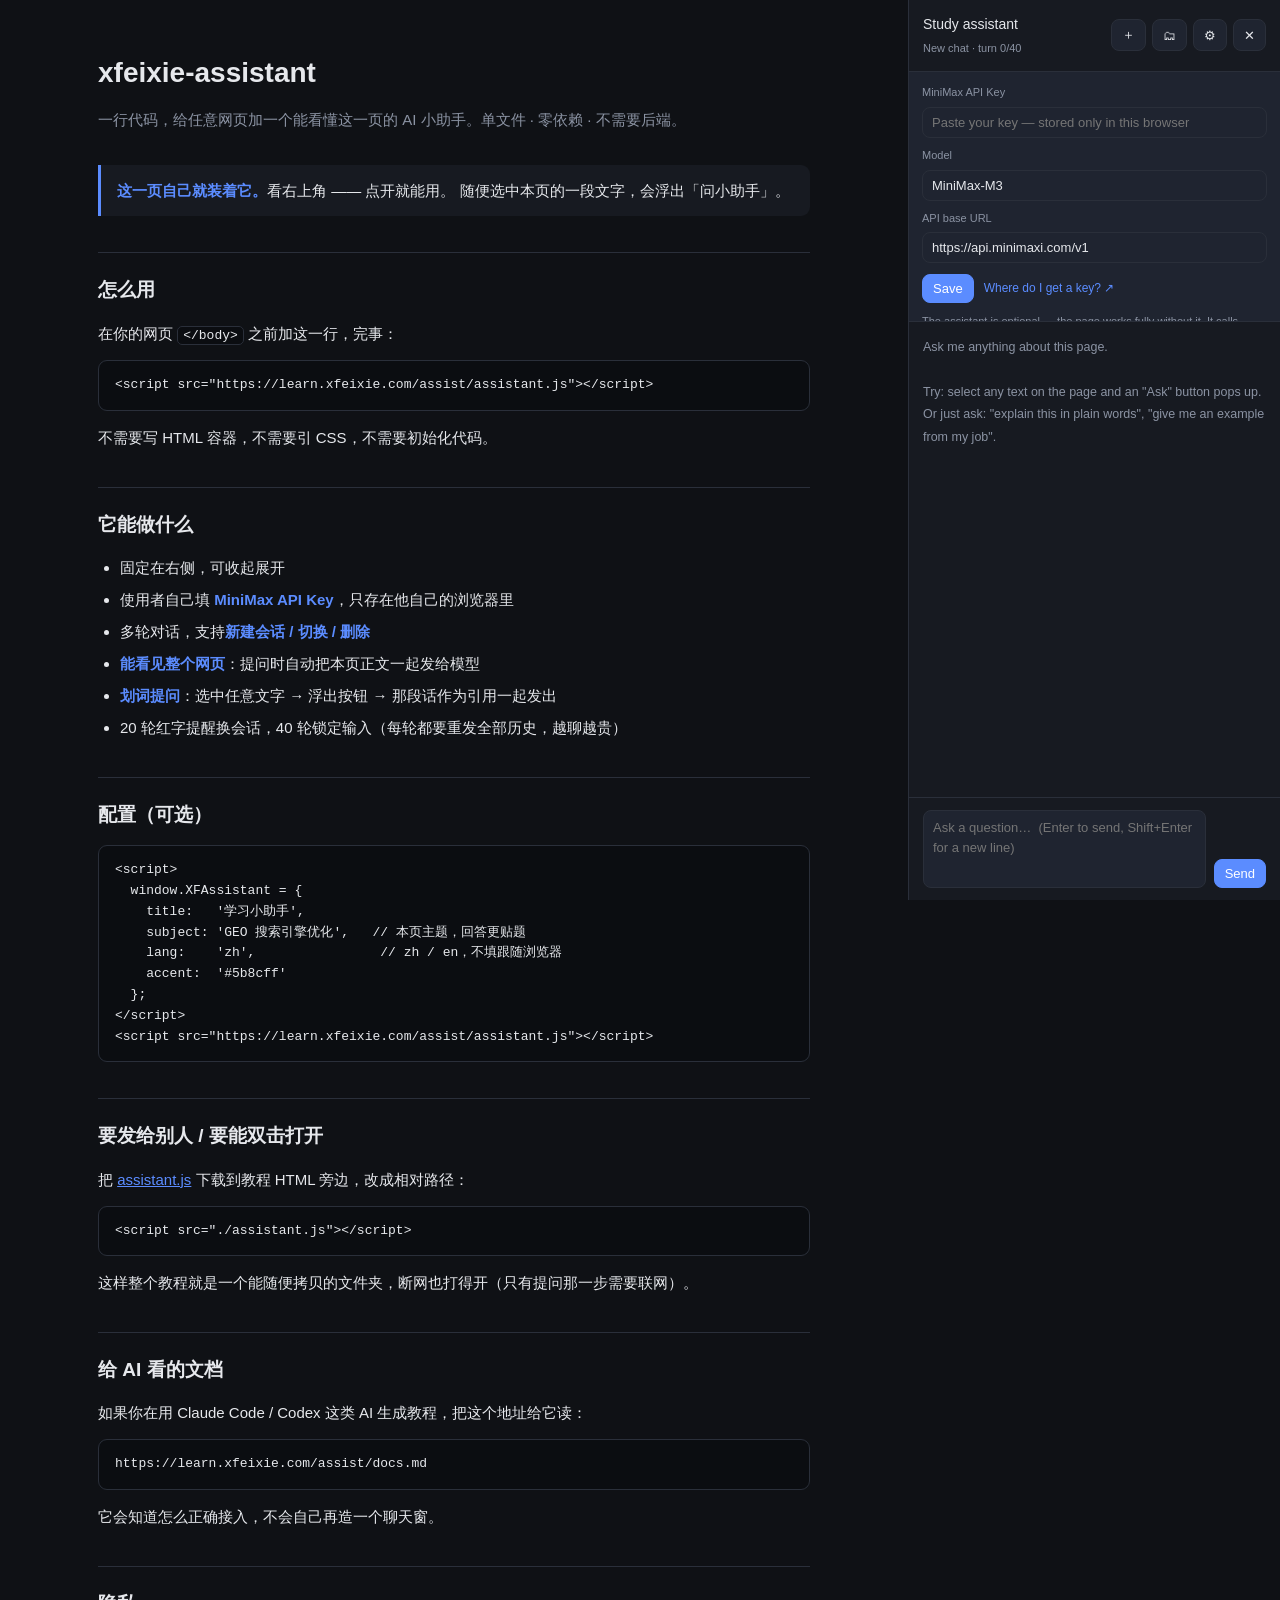
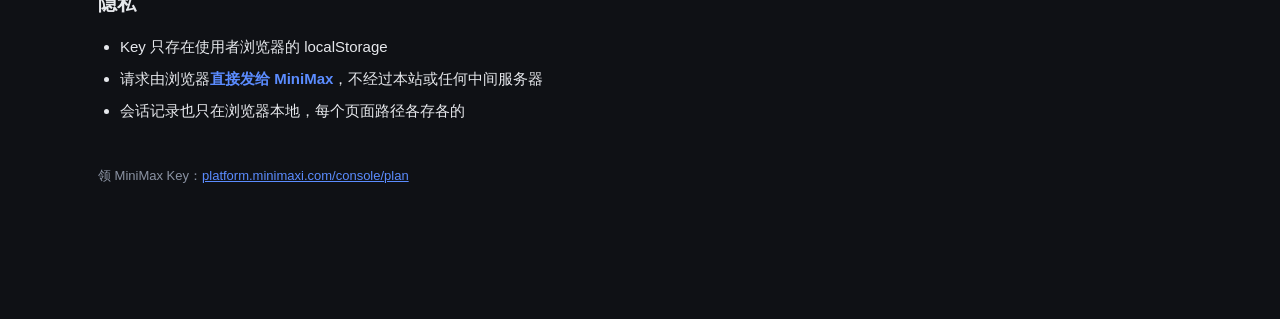
<file: projects/claude_hub/frontend/assist/index.html>
<!DOCTYPE html>
<html lang="zh">
<head>
<meta charset="UTF-8">
<meta name="viewport" content="width=device-width,initial-scale=1">
<title>xfeixie-assistant · 一行代码给网页加个 AI 小助手</title>
<link rel="icon" href="../favicon.ico?v=20260820c" sizes="any" />
<link rel="icon" type="image/svg+xml" href="../favicon.svg?v=20260820c" />
<link rel="apple-touch-icon" href="../apple-touch-icon.png?v=20260820c" />
<style>
  :root{--bg:#0f1115;--fg:#e6e8ec;--mut:#8b93a3;--ac:#5b8cff;--pan:#171a21;--bd:#2a2f3a}
  *{box-sizing:border-box}
  body{margin:0;background:var(--bg);color:var(--fg);font-size:15px;line-height:1.8;
    font-family:-apple-system,"Segoe UI",Roboto,"PingFang SC","Microsoft YaHei",sans-serif}
  main{max-width:760px;margin:0 auto;padding:48px 24px 120px}
  h1{font-size:28px;margin:0 0 8px}
  .sub{color:var(--mut);margin:0 0 32px}
  h2{font-size:19px;margin:36px 0 12px;padding-top:20px;border-top:1px solid var(--bd)}
  p{margin:0 0 12px}
  ul{padding-left:22px;margin:0 0 12px}
  li{margin-bottom:5px}
  b{color:var(--ac)}
  code{background:#0b0d11;border:1px solid var(--bd);border-radius:5px;padding:1px 5px;
    font-family:Consolas,Menlo,monospace;font-size:13px}
  pre{background:#0b0d11;border:1px solid var(--bd);border-radius:9px;padding:14px 16px;
    overflow-x:auto;font-family:Consolas,Menlo,monospace;font-size:13px;line-height:1.6}
  pre code{background:none;border:none;padding:0}
  .tip{border-left:3px solid var(--ac);background:var(--pan);border-radius:0 9px 9px 0;padding:12px 16px;margin:0 0 14px}
  a{color:var(--ac)}
  .foot{color:var(--mut);font-size:13px;margin-top:40px}
</style>
</head>
<body>
<main>
  <h1>xfeixie-assistant</h1>
  <p class="sub">一行代码，给任意网页加一个能看懂这一页的 AI 小助手。单文件 · 零依赖 · 不需要后端。</p>

  <div class="tip">
    <b>这一页自己就装着它。</b>看右上角 —— 点开就能用。
    随便选中本页的一段文字，会浮出「问小助手」。
  </div>

  <h2>怎么用</h2>
  <p>在你的网页 <code>&lt;/body&gt;</code> 之前加这一行，完事：</p>
  <pre><code>&lt;script src="https://learn.xfeixie.com/assist/assistant.js"&gt;&lt;/script&gt;</code></pre>
  <p>不需要写 HTML 容器，不需要引 CSS，不需要初始化代码。</p>

  <h2>它能做什么</h2>
  <ul>
    <li>固定在右侧，可收起展开</li>
    <li>使用者自己填 <b>MiniMax API Key</b>，只存在他自己的浏览器里</li>
    <li>多轮对话，支持<b>新建会话 / 切换 / 删除</b></li>
    <li><b>能看见整个网页</b>：提问时自动把本页正文一起发给模型</li>
    <li><b>划词提问</b>：选中任意文字 → 浮出按钮 → 那段话作为引用一起发出</li>
    <li>20 轮红字提醒换会话，40 轮锁定输入（每轮都要重发全部历史，越聊越贵）</li>
  </ul>

  <h2>配置（可选）</h2>
  <pre><code>&lt;script&gt;
  window.XFAssistant = {
    title:   '学习小助手',
    subject: 'GEO 搜索引擎优化',   // 本页主题，回答更贴题
    lang:    'zh',                // zh / en，不填跟随浏览器
    accent:  '#5b8cff'
  };
&lt;/script&gt;
&lt;script src="https://learn.xfeixie.com/assist/assistant.js"&gt;&lt;/script&gt;</code></pre>

  <h2>要发给别人 / 要能双击打开</h2>
  <p>把 <a href="./assistant.js" download>assistant.js</a> 下载到教程 HTML 旁边，改成相对路径：</p>
  <pre><code>&lt;script src="./assistant.js"&gt;&lt;/script&gt;</code></pre>
  <p>这样整个教程就是一个能随便拷贝的文件夹，断网也打得开（只有提问那一步需要联网）。</p>

  <h2>给 AI 看的文档</h2>
  <p>如果你在用 Claude Code / Codex 这类 AI 生成教程，把这个地址给它读：</p>
  <pre><code>https://learn.xfeixie.com/assist/docs.md</code></pre>
  <p>它会知道怎么正确接入，不会自己再造一个聊天窗。</p>

  <h2>隐私</h2>
  <ul>
    <li>Key 只存在使用者浏览器的 localStorage</li>
    <li>请求由浏览器<b>直接发给 MiniMax</b>，不经过本站或任何中间服务器</li>
    <li>会话记录也只在浏览器本地，每个页面路径各存各的</li>
  </ul>

  <p class="foot">领 MiniMax Key：<a href="https://platform.minimaxi.com/console/plan" target="_blank" rel="noreferrer">platform.minimaxi.com/console/plan</a></p>
</main>

<script>window.XFAssistant = { subject: 'xfeixie-assistant 组件本身的接入方式' };</script>
<script src="./assistant.js"></script>
</body>
</html>
</file>
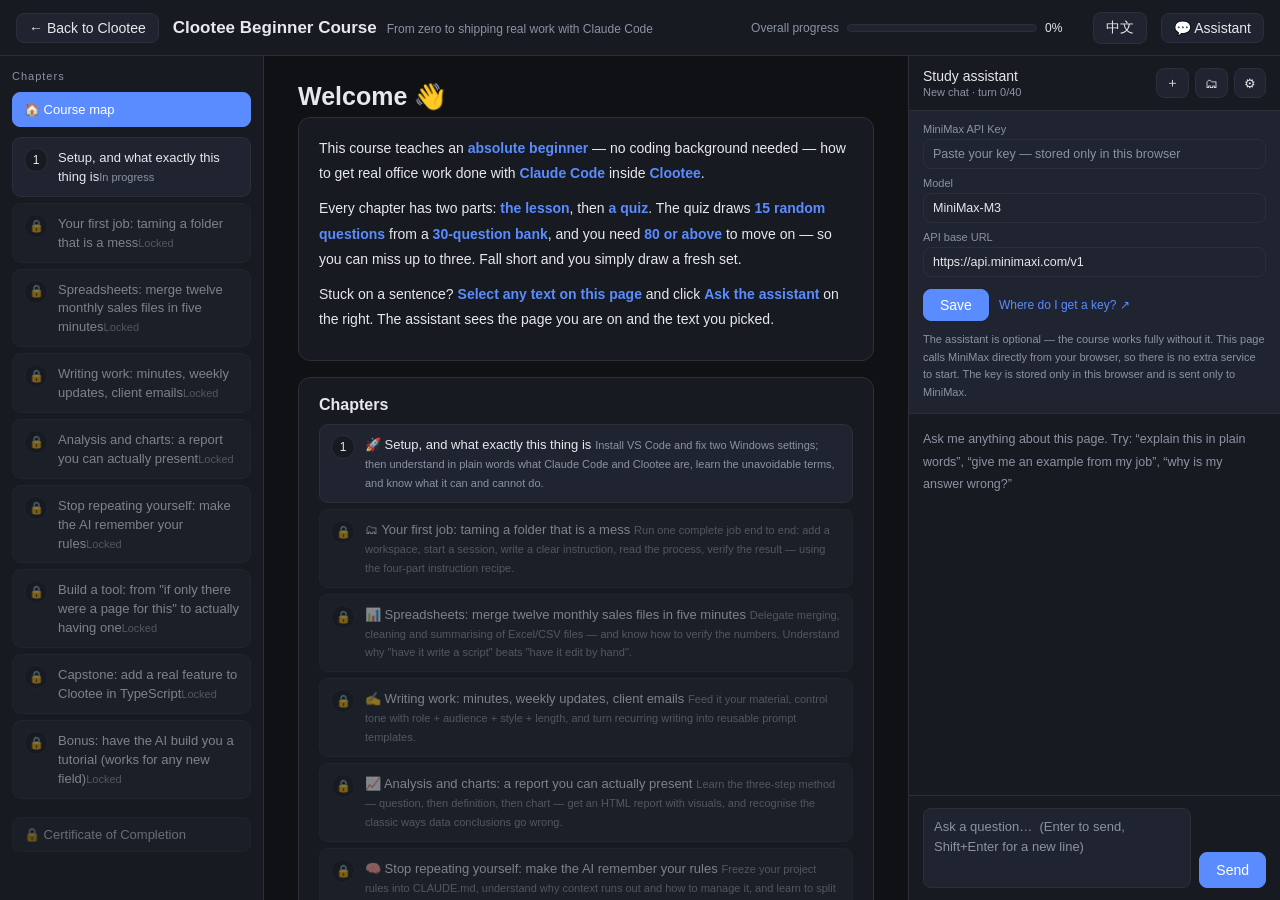
<file: projects/claude_hub/frontend/learn.html>
<!DOCTYPE html>
<html lang="zh">
<head>
  <meta charset="UTF-8" />
  <meta name="viewport" content="width=1280" />
  <title>Clootee 小白教程</title>
  <link rel="icon" href="favicon.ico?v=20260820c" sizes="any" />
  <link rel="icon" type="image/svg+xml" href="favicon.svg?v=20260820c" />
  <link rel="apple-touch-icon" href="apple-touch-icon.png?v=20260820c" />
  <!-- 复用主站样式变量（主题色随 Clootee 设置走），布局另起 learn.css -->
  <link rel="stylesheet" href="styles.css?v=20260810f" />
  <link rel="stylesheet" href="learn.css?v=20260820a" />
</head>
<body class="dark learn-page">

  <header class="lp-top">
    <button id="lpBack" class="lp-ghost"></button>
    <div class="lp-brand">
      <h1 id="lpTitle"></h1>
      <span id="lpSub"></span>
    </div>
    <div class="lp-bar-wrap">
      <span id="lpBarLabel" class="lp-bar-label"></span>
      <div class="lp-bar"><span id="lpBarFill"></span></div>
      <span id="lpBarPct" class="lp-bar-pct"></span>
    </div>
    <button id="lpLangBtn" class="lp-ghost"></button>
    <button id="lpAssistBtn" class="lp-ghost"></button>
  </header>

  <div class="lp-main">
    <!-- 左：章节导航 -->
    <nav class="lp-nav">
      <div class="lp-nav-title" id="lpNavTitle"></div>
      <button type="button" class="lp-nav-home" id="lpNavHome"></button>
      <div id="lpNavList"></div>
      <button type="button" class="lp-nav-cert" id="lpNavCert"></button>
    </nav>

    <!-- 中：正文 / 测验 / 结果 / 证书 -->
    <main class="lp-body" id="lpBody"></main>

    <!-- 右：MiniMax 小助手（独立聊天窗，感知本页与选中文字） -->
    <aside class="lp-assist" id="lpAssist">
      <div class="as-head">
        <div class="as-head-txt">
          <div class="as-title" id="asTitle"></div>
          <div class="as-sub" id="asSub"></div>
        </div>
        <div class="as-head-btns">
          <button type="button" id="asNewBtn" class="as-icon" title="new chat">＋</button>
          <button type="button" id="asListBtn" class="as-icon" title="chats">🗂</button>
          <button type="button" id="asSettingsBtn" class="as-icon" title="settings">⚙</button>
        </div>
      </div>

      <!-- 会话列表：一个话题一个会话，避免越聊越长越贵 -->
      <div class="as-convs" id="asConvs" hidden>
        <div class="as-convs-title" id="asConvsTitle"></div>
        <div id="asConvsList"></div>
      </div>

      <div class="as-settings" id="asSettings" hidden>
        <label id="asKeyLabel"></label>
        <input type="password" id="asKey" spellcheck="false" />
        <label id="asModelLabel"></label>
        <input type="text" id="asModel" spellcheck="false" />
        <label id="asBaseLabel"></label>
        <input type="text" id="asBase" spellcheck="false" />
        <div class="as-set-row">
          <button type="button" class="primary" id="asSaveBtn"></button>
          <a id="asGetKey" href="https://platform.minimaxi.com/console/plan" target="_blank" rel="noreferrer"></a>
        </div>
        <p class="as-note" id="asKeyNote"></p>
      </div>

      <div class="as-log" id="asLog"></div>

      <!-- 轮次告警：20 轮红字建议换会话，40 轮直接锁死输入 -->
      <div class="as-warn" id="asWarn" hidden></div>

      <div class="as-ctx" id="asCtx" hidden>
        <span class="as-ctx-txt" id="asCtxTxt"></span>
        <button type="button" id="asCtxDrop" class="as-ctx-drop"></button>
      </div>

      <div class="as-input">
        <!-- 点「＋」/开新会话时浮出的提示气泡，指向输入框 -->
        <div class="as-tip" id="asTip" hidden></div>
        <textarea id="asInput" rows="3"></textarea>
        <button type="button" class="primary" id="asSendBtn"></button>
      </div>
    </aside>
  </div>

  <!-- 选中文字后浮出的「问小助手」小按钮 -->
  <button type="button" id="lpSelAsk" class="lp-sel-ask" hidden></button>

  <script src="trans.js?v=20260810f"></script>
  <script src="learn-trans.js?v=20260820a"></script>
  <script src="learn-figs.js?v=20260820a"></script>
  <script src="learn/ch01.js?v=20260820a"></script>
  <script src="learn/ch02.js?v=20260820a"></script>
  <script src="learn/ch03.js?v=20260820a"></script>
  <script src="learn/ch04.js?v=20260820a"></script>
  <script src="learn/ch05.js?v=20260820a"></script>
  <script src="learn/ch06.js?v=20260820a"></script>
  <script src="learn/ch07.js?v=20260820a"></script>
  <script src="learn/ch08.js?v=20260820a"></script>
  <script src="learn/ch09.js?v=20260820a"></script>
  <script src="learn-assist.js?v=20260820a"></script>
  <script src="learn.js?v=20260820a"></script>
</body>
</html>
</file>
<file: projects/claude_hub/frontend/styles.css>
/* hidden 属性必须始终生效（防止 .fp-overlay/.files-overlay 等 display:flex 覆盖） */
[hidden] { display: none !important; }

/* 深色主题（默认） */
:root, body.dark {
  --bg: #0f1115;
  --panel: #171a21;
  --panel2: #1f2430;
  --border: #2a2f3a;
  --text: #e6e8ec;
  --muted: #8b93a3;
  --accent: #5b8cff;
  --green: #3fb950;
  --yellow: #d29922;
  --red: #f85149;
  --gray: #6e7681;
  --overlay: rgba(0, 0, 0, .6);
  --codebg: #0b0d11;
  --hover: #2a3040;
  --active: #243049;
}

/* 浅色主题 */
body.light {
  --bg: #f4f6fb;
  --panel: #ffffff;
  --panel2: #eef1f7;
  --border: #d8dee9;
  --text: #1b2230;
  --muted: #65718a;
  --accent: #2f6fed;
  --green: #1a7f37;
  --yellow: #9a6700;
  --red: #cf222e;
  --gray: #8b94a6;
  --overlay: rgba(20, 28, 46, .35);
  --codebg: #f0f3f9;
  --hover: #e2e7f0;
  --active: #dbe6ff;
}
body.light .plog.thinking { color: #6f42c1; }
body.light .plog.tool { color: #1a7f8c; }
body.light .plog.output { color: #1a7f37; }

/* 大海蓝主题（深色系，海洋蓝基调） */
body.ocean {
  --bg: #0a1a2f;
  --panel: #0f2440;
  --panel2: #163050;
  --border: #22456d;
  --text: #dce8f5;
  --muted: #7f9dc0;
  --accent: #38bdf8;
  --green: #34d399;
  --yellow: #fbbf24;
  --red: #fb7185;
  --gray: #64748b;
  --overlay: rgba(2, 12, 25, .62);
  --codebg: #08182b;
  --hover: #1c3a5c;
  --active: #1e4a78;
}
body.ocean .plog.thinking { color: #a78bfa; }
body.ocean .plog.tool { color: #38bdf8; }
body.ocean .plog.output { color: #34d399; }

/* 粉色少女心主题（浅色系，柔粉基调） */
body.pink {
  --bg: #fff0f6;
  --panel: #fff7fb;
  --panel2: #ffe4ef;
  --border: #f7c6dc;
  --text: #5a2a42;
  --muted: #b06d8c;
  --accent: #ec4899;
  --green: #1a7f37;
  --yellow: #b4690e;
  --red: #d6336c;
  --gray: #b58aa0;
  --overlay: rgba(90, 20, 50, .32);
  --codebg: #fff0f6;
  --hover: #ffd6e8;
  --active: #ffc2dd;
}
body.pink .plog.thinking { color: #9333ea; }
body.pink .plog.tool { color: #db2777; }
body.pink .plog.output { color: #1a7f37; }

/* 森林绿主题（浅色系，清新绿基调） */
body.green {
  --bg: #f0f7ee;
  --panel: #f8fcf6;
  --panel2: #e3f0dd;
  --border: #c4ddb9;
  --text: #22331c;
  --muted: #5f7a52;
  --accent: #3fa34d;
  --green: #2e8b3d;
  --yellow: #b4690e;
  --red: #d6336c;
  --gray: #8fa383;
  --overlay: rgba(20, 40, 15, .3);
  --codebg: #eef5ea;
  --hover: #d7e8ce;
  --active: #c3e0b5;
}
body.green .plog.thinking { color: #6f42c1; }
body.green .plog.tool { color: #1a7f8c; }
body.green .plog.output { color: #2e8b3d; }

/* 宠物猫主题（浅色系，暖奶油 + 姜黄猫基调） */
body.cat {
  --bg: #fdf6ec;
  --panel: #fffdf9;
  --panel2: #f6ead6;
  --border: #e8d6ba;
  --text: #4a3928;
  --muted: #97836a;
  --accent: #e08a3c;
  --green: #1a7f37;
  --yellow: #c07a12;
  --red: #d6336c;
  --gray: #b3a389;
  --overlay: rgba(60, 45, 25, .32);
  --codebg: #f6efe2;
  --hover: #f0e2cb;
  --active: #ecd8b6;
}
body.cat .plog.thinking { color: #9333ea; }
body.cat .plog.tool { color: #b5651d; }
body.cat .plog.output { color: #1a7f37; }

/* 银河系主题（深色系，深空紫 + 星光） */
body.galaxy {
  --bg: #05070f;
  --panel: #0b1226;
  --panel2: #0f1a33;
  --border: #223452;
  --text: #f2f6ff;
  --muted: #aab9d6;
  --accent: #3b82f6;
  --green: #34d399;
  --yellow: #fbbf24;
  --red: #fb7185;
  --gray: #64748b;
  --overlay: rgba(2, 4, 10, .68);
  --codebg: #070c18;
  --hover: #16233f;
  --active: #1e3358;
}
body.galaxy .plog.thinking { color: #93b4ff; }
body.galaxy .plog.tool { color: #7dd3fc; }
body.galaxy .plog.output { color: #34d399; }

/* 机械主题（深色系，钢铁灰 + 工业琥珀 + 铆钉） */
body.mecha {
  --bg: #171a1c;
  --panel: #1e2225;
  --panel2: #272c30;
  --border: #3a4247;
  --text: #d5dde2;
  --muted: #8a969e;
  --accent: #eab308;
  --green: #7bb84e;
  --yellow: #eab308;
  --red: #ef4444;
  --gray: #6b7378;
  --overlay: rgba(0, 0, 0, .62);
  --codebg: #101315;
  --hover: #2c3237;
  --active: #38414a;
}
body.mecha .plog.thinking { color: #c0a0e0; }
body.mecha .plog.tool { color: #6ea8c4; }
body.mecha .plog.output { color: #7bb84e; }

/* 赛博朋克主题（深色系，霓虹品红/青 + 网格） */
body.cyber {
  --bg: #0d0221;
  --panel: #160b30;
  --panel2: #1f0f42;
  --border: #3a1d6e;
  --text: #f0e9ff;
  --muted: #b79ae0;
  --accent: #ff2a6d;
  --green: #05ffa1;
  --yellow: #f9f002;
  --red: #ff003c;
  --gray: #7a6f9a;
  --overlay: rgba(3, 0, 10, .68);
  --codebg: #0a0118;
  --hover: #241046;
  --active: #34125f;
}
body.cyber .plog.thinking { color: #05d9e8; }
body.cyber .plog.tool { color: #ff2a6d; }
body.cyber .plog.output { color: #05ffa1; }

/* 蒸汽朋克主题（深色系，黄铜/古铜 + 齿轮） */
body.steam {
  --bg: #241b12;
  --panel: #2e2318;
  --panel2: #392c1e;
  --border: #574128;
  --text: #ecdcbf;
  --muted: #b39b74;
  --accent: #c8862b;
  --green: #8a9a3b;
  --yellow: #d9a441;
  --red: #c0562f;
  --gray: #8a7452;
  --overlay: rgba(15, 10, 5, .64);
  --codebg: #1d160e;
  --hover: #43331f;
  --active: #52402a;
}
body.steam .plog.thinking { color: #c9a24b; }
body.steam .plog.tool { color: #d9a441; }
body.steam .plog.output { color: #8a9a3b; }

/* 雨天窗户主题（深色系，雨夜蓝灰 + 玻璃雨滴 + 背后城市虚化灯光） */
body.rain {
  --bg: #0e1519;
  --panel: #141e24;
  --panel2: #1b272e;
  --border: #2c3b44;
  --text: #dbe6ec;
  --muted: #8598a3;
  --accent: #5aa9e6;
  --green: #5cc98a;
  --yellow: #e0b64a;
  --red: #e2685f;
  --gray: #6a7b86;
  --overlay: rgba(4, 8, 11, .66);
  --codebg: #0a1013;
  --hover: #22323b;
  --active: #2b3d47;
}
body.rain .plog.thinking { color: #9db8c8; }
body.rain .plog.tool { color: #5aa9e6; }
body.rain .plog.output { color: #5cc98a; }

/* 雨天窗户：背后城市虚化灯光（暖冷 bokeh）+ 雨夜渐变。雨滴/斜雨/起雾由 rain.js canvas 绘制。
   对话区透明以透出底层雨景（消息气泡保持不透明）。 */
#rainFx {
  position: fixed;
  inset: 0;
  z-index: -1;            /* 最底层，透过透明对话区显示，不影响交互与弹层 */
  display: none;
  pointer-events: none;
  overflow: hidden;
  background:
    radial-gradient(9% 9% at 24% 32%, rgba(230,180,90,.28), transparent 70%),
    radial-gradient(7% 7% at 68% 22%, rgba(120,180,235,.24), transparent 70%),
    radial-gradient(11% 11% at 82% 60%, rgba(235,150,90,.20), transparent 70%),
    radial-gradient(8% 8% at 40% 72%, rgba(150,210,240,.20), transparent 70%),
    radial-gradient(6% 6% at 14% 78%, rgba(235,190,110,.20), transparent 72%),
    radial-gradient(120% 80% at 50% 40%, rgba(40,70,90,.30), transparent 62%),
    linear-gradient(170deg, #0c151b 0%, #10202a 44%, #0a1216 100%);
  filter: blur(1.5px);   /* 城市灯光轻微失焦，玻璃后景的朦胧感 */
}
body.rain #rainFx { display: block; }
#rainCanvas { position: absolute; inset: 0; width: 100%; height: 100%; }
/* 让对话区透出雨景 */
body.rain .messages,
body.rain .content,
body.rain .main { background: transparent; }
body.rain .messages { background-image: none; }

/* 深海主题（深色系，幽蓝水体 + 青绿荧光 + 气泡/水母/光柱） */
body.sea {
  --bg: #04141f;
  --panel: #072433;
  --panel2: #0c303f;
  --border: #14455a;
  --text: #cfe6ef;
  --muted: #7ea3b3;
  --accent: #22d3ee;
  --green: #34d399;
  --yellow: #e8c15a;
  --red: #f0736a;
  --gray: #5f8493;
  --overlay: rgba(1, 8, 14, .68);
  --codebg: #03121c;
  --hover: #0f3a4c;
  --active: #155063;
}
body.sea .plog.thinking { color: #67e8f9; }
body.sea .plog.tool { color: #22d3ee; }
body.sea .plog.output { color: #34d399; }

/* 深海：幽蓝水体渐变 + 水面透光。气泡/水母/鱼群/光柱由 sea.js canvas 绘制。
   对话区透明以透出底层海景（消息气泡保持不透明）。 */
#seaFx {
  position: fixed;
  inset: 0;
  z-index: -1;            /* 最底层，透过透明对话区显示，不影响交互与弹层 */
  display: none;
  pointer-events: none;
  overflow: hidden;
  background:
    radial-gradient(90% 40% at 50% -8%, rgba(90,205,225,.22), transparent 60%),
    radial-gradient(42% 32% at 20% 30%, rgba(34,211,238,.10), transparent 70%),
    radial-gradient(46% 36% at 82% 56%, rgba(56,189,248,.08), transparent 70%),
    linear-gradient(180deg, #073241 0%, #05202e 42%, #03121c 78%, #020c14 100%);
}
body.sea #seaFx { display: block; }
#seaCanvas { position: absolute; inset: 0; width: 100%; height: 100%; }
/* 让对话区透出海景 */
body.sea .messages,
body.sea .content,
body.sea .main { background: transparent; }
body.sea .messages { background-image: none; }

/* 极光·北欧夜主题（深色系，午夜蓝黑 + 极光绿青紫 + 星空/落雪） */
body.aurora {
  --bg: #0a1420;
  --panel: #101d2c;
  --panel2: #16283a;
  --border: #243b52;
  --text: #dce8f0;
  --muted: #8ba3b8;
  --accent: #22a05a;
  --green: #22a05a;
  --yellow: #e8c15a;
  --red: #f0736a;
  --gray: #5f7d92;
  --overlay: rgba(2, 7, 14, .68);
  --codebg: #08111c;
  --hover: #1a2f44;
  --active: #234058;
}
body.aurora .plog.thinking { color: #a78bfa; }
body.aurora .plog.tool { color: #5eead4; }
body.aurora .plog.output { color: #4ade80; }

/* 冬季主题（浅色系，冰雪蓝白 + 落雪 + 底部积雪） */
body.winter {
  --bg: #eef4fa;
  --panel: #ffffff;
  --panel2: #e7eef7;
  --border: #cddcec;
  --text: #25384a;
  --muted: #6b8298;
  --accent: #4f9fd6;
  --green: #3fa36b;
  --yellow: #d99a2b;
  --red: #e2685f;
  --gray: #8aa0b2;
  --overlay: rgba(30, 50, 70, .28);
  --codebg: #f3f7fb;
  --hover: #e0e9f4;
  --active: #d3e2f1;
}
body.winter .plog.thinking { color: #7c5fd0; }
body.winter .plog.tool { color: #2f7fc0; }
body.winter .plog.output { color: #2f9a5c; }

/* 乡村兔子主题（田园白日：绿丘 + 老房子 + 老树 + 条纹田地 + 围栏里一群兔子）。场景由 rabbit.js canvas 绘制。 */
body.rabbit {
  --bg: #eaf4e2;
  --panel: #ffffff;
  --panel2: #e6f1dc;
  --border: #cfe0bd;
  --text: #35402a;
  --muted: #6f8560;
  --accent: #6aa84f;
  --green: #5a9e46;
  --yellow: #e0a52e;
  --red: #e0705f;
  --gray: #90a284;
  --overlay: rgba(40, 55, 30, .30);
  --codebg: #f3f8ee;
  --hover: #e2eed6;
  --active: #d5e7c4;
}
body.rabbit .plog.thinking { color: #8a6fd0; }
body.rabbit .plog.tool { color: #2f8fb0; }
body.rabbit .plog.output { color: #4f9a3c; }

/* 极光·北欧夜：午夜蓝黑渐变。极光帷幔/星空/落雪由 aurora.js canvas 绘制。
   对话区透明以透出底层夜景（消息气泡保持不透明）。 */
#auroraFx {
  position: fixed;
  inset: 0;
  z-index: -1;            /* 最底层，透过透明对话区显示，不影响交互与弹层 */
  display: none;
  pointer-events: none;
  overflow: hidden;
  background:
    radial-gradient(80% 46% at 50% -6%, rgba(74,222,128,.10), transparent 62%),
    radial-gradient(60% 40% at 78% 8%, rgba(167,139,250,.08), transparent 66%),
    linear-gradient(180deg, #0b1626 0%, #0a1420 46%, #060d16 100%);
}
body.aurora #auroraFx { display: block; }
#auroraCanvas { position: absolute; inset: 0; width: 100%; height: 100%; }
/* 让对话区透出夜景 */
body.aurora .messages,
body.aurora .content,
body.aurora .main { background: transparent; }
body.aurora .messages { background-image: none; }

/* 森林绿·竹林：清新浅绿林间光。竹竿/竹叶由 bamboo.js canvas 绘制，
   对话区半透以透出竹林（消息气泡保持不透明可读）。 */
#bambooFx {
  position: fixed;
  inset: 0;
  z-index: -1;            /* 最底层，透过半透明对话区显示，不影响交互与弹层 */
  display: none;
  pointer-events: none;
  overflow: hidden;
  background:
    radial-gradient(90% 60% at 50% -10%, rgba(255,255,255,.55), transparent 60%),
    radial-gradient(70% 50% at 20% 100%, rgba(120,190,120,.22), transparent 66%),
    linear-gradient(180deg, #eef8ea 0%, #e2f2da 52%, #d6ecca 100%);
}
body.green #bambooFx { display: block; }
#bambooCanvas { position: absolute; inset: 0; width: 100%; height: 100%; }
/* 让对话区透出竹林（覆盖上面的叶片花纹） */
body.green .messages,
body.green .content,
body.green .main { background: transparent; }
body.green .messages { background-image: none; }

/* 大海蓝：真实海面动效由 ocean.js 绘制在固定层 #oceanFx（海浪起伏 + 月光粼粼 + 浪花）。
   对话区透明以透出海面（消息气泡保持不透明可读）。 */
#oceanFx {
  position: fixed;
  inset: 0;
  z-index: -1;            /* 最底层，透过透明对话区显示，不影响交互与弹层 */
  display: none;
  pointer-events: none;
  overflow: hidden;
  background:
    radial-gradient(70% 34% at 50% 2%, rgba(120,190,235,.16), transparent 62%),
    linear-gradient(180deg, #0e2f4f 0%, #0b2540 40%, #08192c 74%, #061424 100%);
}
body.ocean #oceanFx { display: block; }
#oceanCanvas { position: absolute; inset: 0; width: 100%; height: 100%; }
body.ocean .messages,
body.ocean .content,
body.ocean .main { background: transparent; }
body.ocean .messages { background-image: none; }

/* 冬季主题（傍晚冷调雪景：雪山/松林/暖灯小屋/落雪/小女孩与白狗）。场景由 winter.js canvas 绘制。 */
#winterFx {
  position: fixed;
  inset: 0;
  z-index: -1;            /* 最底层，透过透明对话区显示，不影响交互与弹层 */
  display: none;
  pointer-events: none;
  overflow: hidden;
  background:
    radial-gradient(60% 30% at 30% 8%, rgba(255,240,214,.5), transparent 62%),
    linear-gradient(180deg, #a7bad8 0%, #c6cfe0 34%, #e4dccb 55%, #f0ece0 62%, #f6fbff 100%);
}
body.winter #winterFx { display: block; }
#winterCanvas { position: absolute; inset: 0; width: 100%; height: 100%; }
body.winter .messages,
body.winter .content,
body.winter .main { background: transparent; }
body.winter .messages { background-image: none; }

/* 乡村兔子：白日田园天空。绿丘/老房子/老树/田地/围栏兔子由 rabbit.js canvas 绘制，
   对话区透明以透出田园（消息气泡保持不透明可读）。 */
#rabbitFx {
  position: fixed;
  inset: 0;
  z-index: -1;            /* 最底层，透过透明对话区显示，不影响交互与弹层 */
  display: none;
  pointer-events: none;
  overflow: hidden;
  background:
    radial-gradient(70% 40% at 50% 6%, rgba(255,250,220,.5), transparent 60%),
    linear-gradient(180deg, #bfe3f5 0%, #d8eef3 30%, #e9f3dd 50%, #dcecc4 62%, #cfe3b2 100%);
}
body.rabbit #rabbitFx { display: block; }
#rabbitCanvas { position: absolute; inset: 0; width: 100%; height: 100%; }
body.rabbit .messages,
body.rabbit .content,
body.rabbit .main { background: transparent; }
body.rabbit .messages { background-image: none; }

/* 对话背景花纹：仅非经典主题（粉色=爱心）。经典深/浅无花纹。 */
body.pink .messages {
  background-color: var(--bg);
  background-image: url("data:image/svg+xml,%3Csvg xmlns='http://www.w3.org/2000/svg' width='90' height='90' viewBox='0 0 90 90'%3E%3Cg fill='%23ec4899' opacity='0.07'%3E%3Cpath d='M22 34 C 22 28 27 26 30 29 C 32 31 33 33 33 33 C 33 33 34 31 36 29 C 39 26 44 28 44 34 C 44 42 33 48 33 48 C 33 48 22 42 22 34 Z'/%3E%3Cpath d='M60 66 C 60 62 63 61 65 63 C 66 64 67 66 67 66 C 67 66 68 64 69 63 C 71 61 74 62 74 66 C 74 71 67 75 67 75 C 67 75 60 71 60 66 Z'/%3E%3C/g%3E%3C/svg%3E");
  background-repeat: repeat;
  background-attachment: local;
}
/* 森林绿：竹林动效由 bamboo.js 绘制，对话区透出（见上方 #bambooFx 区块），此处不再用静态叶片花纹 */
/* 宠物猫：猫爪印 */
body.cat .messages {
  background-color: var(--bg);
  background-image: url("data:image/svg+xml,%3Csvg xmlns='http://www.w3.org/2000/svg' width='96' height='96' viewBox='0 0 96 96'%3E%3Cg fill='%23d97a28' opacity='0.18'%3E%3Cellipse cx='26' cy='37' rx='8.5' ry='7.5'/%3E%3Ccircle cx='14' cy='26' r='3.2'/%3E%3Ccircle cx='23' cy='20' r='3.4'/%3E%3Ccircle cx='32' cy='21' r='3.4'/%3E%3Ccircle cx='40' cy='29' r='3.2'/%3E%3Cellipse cx='66' cy='75' rx='8.5' ry='7.5'/%3E%3Ccircle cx='54' cy='64' r='3.2'/%3E%3Ccircle cx='63' cy='58' r='3.4'/%3E%3Ccircle cx='72' cy='59' r='3.4'/%3E%3Ccircle cx='80' cy='67' r='3.2'/%3E%3C/g%3E%3C/svg%3E");
  background-repeat: repeat;
  background-attachment: local;
}
/* 宠物猫：小猫探头动效（cat.js）。固定层最底不挡交互，小猫从底边探出。 */
#catFx {
  position: fixed;
  inset: 0;
  z-index: 5;             /* 在对话区之上、弹层之下；pointer-events:none 绝不挡交互 */
  display: none;
  pointer-events: none;
  overflow: hidden;       /* 缩回时把小猫裁在屏幕外 */
}
body.cat #catFx { display: block; }
.cat-peeker {
  position: absolute;
  bottom: 0;
  left: 40px;
  width: 132px;
  height: 124px;
  transform: translateY(118%);   /* 默认藏在屏幕底边之下 */
  transform-origin: bottom center;
  transition: transform .62s cubic-bezier(.34, 1.42, .5, 1);
  filter: drop-shadow(0 6px 6px rgba(74, 57, 40, .22));
  will-change: transform;
}
.cat-peeker.peeking {
  transform: translateY(8%) rotate(var(--peek-tilt, 0deg));  /* 探出头，随机微偏 */
}
.cat-svg { width: 100%; height: 100%; display: block; }
.cat-peeker.peeking .cat-inner {
  animation: catBob 2.6s ease-in-out infinite;   /* 探头后轻轻晃动、东张西望 */
  transform-box: fill-box;
  transform-origin: 66px 100px;
}
.cat-eye {
  transform-box: fill-box;
  transform-origin: center;
  animation: catBlink 4.2s ease-in-out infinite;   /* 眨眼 */
}
@keyframes catBob {
  0%, 100% { transform: translateY(0) rotate(-2deg); }
  50%      { transform: translateY(-3px) rotate(2deg); }
}
@keyframes catBlink {
  0%, 92%, 100% { transform: scaleY(1); }
  95%           { transform: scaleY(0.12); }
}
@media (prefers-reduced-motion: reduce) {
  .cat-peeker, .cat-peeker.peeking .cat-inner, .cat-eye { animation: none; transition: none; }
}

/* 银河系：壮丽星云 + 动态星空。星云在固定层 #galaxyFx，星点/流星/飞船由 galaxy.js canvas 绘制。
   对话区透明以透出底层星空（鼠标视差整体移动）。 */
#galaxyFx {
  position: fixed;
  inset: 0;
  z-index: -1;            /* 最底层，透过透明对话区显示，不影响交互与弹层 */
  display: none;
  pointer-events: none;
  overflow: hidden;
  background:
    radial-gradient(60% 42% at 22% 18%, rgba(139,92,246,.42), transparent 72%),
    radial-gradient(52% 38% at 82% 28%, rgba(236,72,153,.30), transparent 72%),
    radial-gradient(66% 52% at 62% 82%, rgba(56,189,248,.26), transparent 72%),
    radial-gradient(50% 40% at 12% 78%, rgba(99,102,241,.32), transparent 72%),
    radial-gradient(120% 60% at 50% 50%, rgba(168,85,247,.16), transparent 70%),
    linear-gradient(160deg, #0b0930 0%, #150b3c 42%, #0a0622 100%);
}
body.galaxy #galaxyFx { display: block; }
#galaxyCanvas { position: absolute; inset: 0; width: 100%; height: 100%; }
/* 让对话区透出星空（保持消息气泡本身不透明） */
body.galaxy .messages,
body.galaxy .content,
body.galaxy .main { background: transparent; }
body.galaxy .messages { background-image: none; }
/* 机械：铆钉钢板网格（纯 CSS） */
/* 机械：动态齿轮机械背景由 mecha.js 绘制在固定层 #mechaFx（互相咬合的齿轮 + 活塞 +
   钢板暗角）。对话区透明以透出底层齿轮场景（消息气泡本身不透明，阅读不受影响）。 */
#mechaFx {
  position: fixed;
  inset: 0;
  z-index: -1;            /* 最底层，透过透明对话区显示，不影响交互与弹层 */
  display: none;
  pointer-events: none;
  overflow: hidden;
  background: #101315;
}
body.mecha #mechaFx { display: block; }
#mechaCanvas { position: absolute; inset: 0; width: 100%; height: 100%; }
body.mecha .messages,
body.mecha .content,
body.mecha .main { background: transparent; }
body.mecha .messages { background-image: none; }
@media (prefers-reduced-motion: reduce) {
  /* 静态一帧仍展示齿轮，无持续动画 */
}
/* 赛博朋克：夸张合成波场景由 cyber.js 绘制在固定层 #cyberFx（透视霓虹网格 + 落日 +
   天际线 + 数字雨 + 信号错位）。对话区透明以透出底层场景。 */
#cyberFx {
  position: fixed;
  inset: 0;
  z-index: -1;            /* 最底层，透过透明对话区显示，不影响交互与弹层 */
  display: none;
  pointer-events: none;
  overflow: hidden;
  background:
    radial-gradient(120% 80% at 50% 46%, rgba(255,42,109,.14), transparent 60%),
    linear-gradient(180deg, #12002e 0%, #1a0640 40%, #0d0221 64%, #05010f 100%);
}
body.cyber #cyberFx { display: block; }
#cyberCanvas { position: absolute; inset: 0; width: 100%; height: 100%; }
/* 让对话区透出赛博场景（保持消息气泡本身不透明） */
body.cyber .messages,
body.cyber .content,
body.cyber .main { background: transparent; }
body.cyber .messages { background-image: none; }

/* ── 赛博朋克「信号不好」动效：CRT 扫描线 + 闪烁 + 抖动 + 竖直滚动信号带 ──
   仅覆盖对话主区(.main)，pointer-events:none 不挡交互；尊重 prefers-reduced-motion */
body.cyber .main { position: relative; overflow: hidden; }
body.cyber .main::before {
  content: '';
  position: absolute;
  inset: 0;
  pointer-events: none;
  z-index: 40;
  background:
    repeating-linear-gradient(0deg, rgba(0,0,0,.30) 0 1px, transparent 1px 3px),
    repeating-linear-gradient(90deg, rgba(5,217,232,.05) 0 1px, transparent 1px 4px);
  background-size: 100% 3px, 100% 100%;
  opacity: .55;
  animation: cyber-scan .45s steps(3) infinite, cyber-flicker 2.7s steps(2, jump-none) infinite, cyber-glitch 5.5s linear infinite;
  will-change: background-position, opacity, transform;
}
body.cyber .main::after {
  content: '';
  position: absolute;
  left: 0;
  right: 0;
  top: -180px;
  height: 180px;
  pointer-events: none;
  z-index: 41;
  background: linear-gradient(180deg, transparent, rgba(5,217,232,.06) 40%, rgba(255,42,109,.10) 55%, rgba(255,255,255,.10) 58%, rgba(255,255,255,.03) 60%, transparent);
  animation: cyber-roll 6s linear infinite;
  will-change: transform;
}
@keyframes cyber-scan {
  from { background-position: 0 0, 0 0; }
  to   { background-position: 0 3px, 0 0; }
}
@keyframes cyber-flicker {
  0%   { opacity: .50; }
  7%   { opacity: .62; }
  9%   { opacity: .30; }
  13%  { opacity: .55; }
  23%  { opacity: .40; }
  35%  { opacity: .58; }
  48%  { opacity: .28; }
  50%  { opacity: .60; }
  62%  { opacity: .44; }
  70%  { opacity: .30; }
  83%  { opacity: .56; }
  91%  { opacity: .38; }
  100% { opacity: .50; }
}
@keyframes cyber-glitch {
  0%, 92%, 100% { transform: translateX(0); }
  93%   { transform: translateX(-3px); }
  94%   { transform: translateX(4px); }
  95%   { transform: translateX(-2px); }
  96%   { transform: translateX(3px); }
  97%   { transform: translateX(-1px); }
}
@keyframes cyber-roll {
  0%   { transform: translateY(0); }
  100% { transform: translateY(calc(100vh + 180px)); }
}
/* 气泡霓虹辉光脉冲 + 品红/青双色描边，强化赛博感 */
body.cyber .messages > * {
  animation: cyber-neon 2.6s ease-in-out infinite;
  border: 1px solid rgba(255,42,109,.28);
}
@keyframes cyber-neon {
  0%, 100% { box-shadow: 0 0 6px rgba(255,42,109,.14), inset 0 0 8px rgba(5,217,232,.06); }
  50%      { box-shadow: 0 0 16px rgba(255,42,109,.28), 0 0 26px rgba(5,217,232,.16), inset 0 0 12px rgba(5,217,232,.10); }
}
@media (prefers-reduced-motion: reduce) {
  body.cyber .main::before { animation: none; opacity: .4; }
  body.cyber .main::after { display: none; }
  body.cyber .messages > * { animation: none; }
}
/* 蒸汽朋克：齿轮 */
body.steam .messages {
  background-color: var(--bg);
  background-image: url("data:image/svg+xml,%3Csvg xmlns='http://www.w3.org/2000/svg' width='110' height='110' viewBox='0 0 110 110'%3E%3Cg stroke='%23c8862b' fill='none' opacity='0.10'%3E%3Ccircle cx='34' cy='34' r='17' stroke-width='2'/%3E%3Ccircle cx='34' cy='34' r='7' stroke-width='2'/%3E%3Cpath stroke-width='3' d='M34 12 V5 M34 56 V63 M12 34 H5 M56 34 H63 M18 18 L13 13 M50 50 L55 55 M50 18 L55 13 M18 50 L13 55'/%3E%3Ccircle cx='80' cy='80' r='12' stroke-width='2'/%3E%3Ccircle cx='80' cy='80' r='5' stroke-width='2'/%3E%3Cpath stroke-width='3' d='M80 64 V59 M80 96 V101 M64 80 H59 M96 80 H101'/%3E%3C/g%3E%3C/svg%3E");
  background-repeat: repeat;
  background-attachment: local;
}

body { transition: background .2s, color .2s; }

/* ── 教程入口菜单（点击 📖 弹出：快速上手 / 小白教程） ── */
.guide-menu {
  position: fixed;
  top: 52px;
  left: 12px;
  z-index: 1200;
  width: 320px;
  max-width: calc(100vw - 24px);
  background: var(--panel);
  border: 1px solid var(--border);
  border-radius: 12px;
  box-shadow: 0 12px 32px var(--overlay);
  padding: 12px;
}
.gm-opt {
  display: flex;
  align-items: flex-start;
  gap: 10px;
  width: 100%;
  text-align: left;
  padding: 10px 12px;
  margin-bottom: 6px;
  border-radius: 9px;
  background: var(--panel2);
  border: 1px solid var(--border);
}
.gm-opt:last-child { margin-bottom: 0; }
.gm-opt:hover { border-color: var(--accent); }
.gm-ic { flex: none; font-size: 18px; line-height: 1.3; }
.gm-txt { min-width: 0; }
.gm-t { display: block; font-size: 13px; }
.gm-d { display: block; font-size: 11.5px; color: var(--muted); margin-top: 3px; line-height: 1.5; }

/* ── 主题选择面板（点击 🎨 弹出） ── */
.theme-panel {
  position: fixed;
  top: 52px;
  left: 12px;
  z-index: 1200;
  width: 300px;
  max-width: calc(100vw - 24px);
  max-height: calc(100vh - 70px);
  overflow-y: auto;
  background: var(--panel);
  border: 1px solid var(--border);
  border-radius: 12px;
  box-shadow: 0 12px 32px var(--overlay);
  padding: 12px;
}
.theme-panel-title { font-size: 12px; color: var(--muted); margin: 0 0 8px; letter-spacing: .5px; }
.theme-grid { display: flex; flex-direction: column; gap: 6px; }
.theme-opt {
  display: flex;
  align-items: center;
  gap: 10px;
  width: 100%;
  text-align: left;
  padding: 8px 10px;
  border-radius: 9px;
  background: var(--panel2);
  border: 1px solid var(--border);
}
.theme-opt.on { border-color: var(--accent); background: var(--active); }
.theme-sw { display: inline-flex; flex: none; border-radius: 6px; overflow: hidden; box-shadow: 0 0 0 1px var(--border); }
.theme-sw i { width: 14px; height: 20px; display: block; }
.theme-nm { flex: 1; font-size: 13px; }
.theme-anim {
  flex: none;
  font-size: 10px;
  line-height: 1;
  padding: 3px 7px;
  border-radius: 999px;
  color: var(--accent);
  background: color-mix(in srgb, var(--accent) 15%, transparent);
  border: 1px solid color-mix(in srgb, var(--accent) 40%, transparent);
  white-space: nowrap;
}
.theme-chk { color: var(--accent); font-weight: 700; }

* { box-sizing: border-box; }
html, body { height: 100%; margin: 0; }
body {
  font-family: -apple-system, "Segoe UI", Roboto, "PingFang SC", "Microsoft YaHei", sans-serif;
  background: var(--bg);
  color: var(--text);
  font-size: 14px;
}

.app { display: flex; height: 100vh; height: 100dvh; overflow: hidden; }

/* ── 侧边栏 ── */
.sidebar {
  width: 336px;
  flex-shrink: 0;
  background: var(--panel);
  border-right: 1px solid var(--border);
  display: flex;
  flex-direction: column;
}
.sidebar header {
  padding: 14px 16px;
  display: flex;
  align-items: center;
  justify-content: space-between;
  flex-wrap: wrap;
  border-bottom: 1px solid var(--border);
}
.sidebar header h1 { font-size: 18px; margin: 0; font-weight: 700; letter-spacing: 1px; color: var(--accent); flex: none; }
/* 一句话介绍：独占整行，窄侧栏也能完整换行显示 */
.app-tagline {
  flex-basis: 100%;
  width: 100%;
  margin: 6px 0 0;
  font-size: 11px;
  line-height: 1.55;
  color: var(--muted);
}
.section { padding: 12px 14px; border-bottom: 1px solid var(--border); }
.section h2 { font-size: 12px; text-transform: uppercase; color: var(--muted); margin: 0 0 8px; letter-spacing: .5px; }
.sessions-title-wrap {
  display: flex;
  align-items: center;
  gap: 6px;
  min-width: 0;
}
.sessions-title-wrap h2 {
  overflow: hidden;
  text-overflow: ellipsis;
  white-space: nowrap;
}

select, input, textarea, button {
  font-family: inherit;
  font-size: 14px;
  color: var(--text);
  background: var(--panel2);
  border: 1px solid var(--border);
  border-radius: 8px;
  padding: 8px 10px;
  outline: none;
}
select, input, textarea { width: 100%; }
input::placeholder, textarea::placeholder { color: var(--muted); }

button { cursor: pointer; background: var(--panel2); transition: background .15s; }
button:hover { background: var(--hover); }
button.primary { background: var(--accent); border-color: var(--accent); color: #fff; }
button.primary:hover { filter: brightness(1.1); }
button.danger { color: var(--red); }
button.warn { color: var(--yellow); }
button:disabled { opacity: .4; cursor: not-allowed; }
/* 收藏夹：根目录筛选标签行（在 Active 分栏上方，纯前端筛选） */
.fav-dir-filter {
  display: flex;
  flex-wrap: wrap;
  gap: 4px;
  padding-top: 3px; /* 给标签右上角那排小圆点留出溢出空间 */
  margin-bottom: 6px;
}
.fav-dir-filter .fdf-tag {
  display: inline-flex;
  align-items: center;
  gap: 4px;
  flex: none;
  max-width: 100%;
  padding: 2px 7px;
  border: 1px solid var(--border);
  border-radius: 10px;
  background: transparent;
  color: var(--muted);
  font-size: 11px;
  line-height: 1.5;
  white-space: nowrap;
  position: relative; /* 右上角小圆点的定位基准；这里不能 overflow:hidden，否则点被裁掉 */
}
.fav-dir-filter .fdf-tag i {
  font-style: normal;
  opacity: .6;
  font-size: 10px;
}
.fav-dir-filter .fdf-tag:hover { color: var(--text); border-color: var(--accent); }
.fav-dir-filter .fdf-tag.active {
  background: var(--accent);
  border-color: var(--accent);
  color: #fff;
}
.fav-dir-filter .fdf-tag.active i { opacity: .85; }
.fav-dir-filter .fdf-clear {
  flex: none;
  padding: 2px 7px;
  border: 1px dashed var(--border);
  border-radius: 10px;
  background: transparent;
  color: var(--muted);
  font-size: 11px;
  line-height: 1.5;
}
.fav-dir-filter .fdf-clear:hover { color: var(--red); border-color: var(--red); }
/* 目录名过长时省略号（原来靠按钮自身 overflow，现在挪到内层，避免裁掉圆点） */
.fav-dir-filter .fdf-nm { min-width: 0; overflow: hidden; text-overflow: ellipsis; }
/* 右上角状态点：执行中=accent 闪烁，刚执行完=蓝色静态；一个会话一个点 */
.fav-dir-filter .fdf-dots {
  position: absolute;
  top: -3px;
  right: -2px;
  display: flex;
  gap: 2px;
  pointer-events: none;
}
.fav-dir-filter .fdf-dot {
  width: 5px;
  height: 5px;
  border-radius: 50%;
  box-shadow: 0 0 0 1px var(--panel); /* 描一圈底色，压在标签边框上也看得清 */
}
.fav-dir-filter .fdf-dot.run { background: var(--accent); animation: pulse 1s infinite; }
.fav-dir-filter .fdf-dot.fin { background: #38bdf8; }

.default-favorite-badge {
  display: inline-flex;
  margin-left: 6px;
  padding: 1px 5px;
  border-radius: 6px;
  background: rgba(255, 255, 255, .18);
  color: inherit;
  font-size: 10px;
  line-height: 1.2;
  vertical-align: middle;
}

.row { display: flex; gap: 8px; margin-top: 8px; }
.row > * { flex: 1; }

/* 根目录选择行：下拉占满 + 紧凑方形图标按钮 */
.root-row { display: flex; gap: 6px; align-items: center; }
.root-row select { flex: 1; min-width: 0; }
.icon-square {
  flex: none;
  width: 34px;
  height: 34px;
  padding: 0;
  font-size: 16px;
  line-height: 1;
  display: inline-flex;
  align-items: center;
  justify-content: center;
  border-radius: 8px;
}
.icon-square.active {
  color: #4ade80;
  border-color: rgba(74, 222, 128, 0.55);
  background: rgba(35, 134, 54, 0.16);
}
body.light .icon-square.active {
  color: #15803d;
  border-color: #86d2a2;
  background: #e6f6ec;
}

/* 根目录备注 + 链接 */
.root-meta { margin-top: 10px; }
.meta-head { display: flex; align-items: center; justify-content: space-between; margin-bottom: 6px; }
.meta-head .lbl { font-size: 11px; text-transform: uppercase; letter-spacing: .5px; color: var(--muted); }
.meta-edit { flex: none; padding: 2px 8px; font-size: 12px; background: transparent; border: 1px solid var(--border); border-radius: 6px; color: var(--muted); }
.meta-empty { width: 100%; text-align: left; font-size: 12px; color: var(--muted); background: transparent; border: 1px dashed var(--border); border-radius: 8px; padding: 7px 10px; }
.meta-empty:hover { background: var(--hover); }
.root-meta .note { font-size: 12px; color: var(--muted); white-space: pre-wrap; word-break: break-word; margin-bottom: 8px; }
.root-meta .links { display: flex; flex-wrap: wrap; gap: 6px; }
.root-meta .links a {
  font-size: 12px;
  padding: 3px 9px;
  border-radius: 999px;
  background: var(--panel2);
  border: 1px solid var(--border);
  color: var(--accent);
  text-decoration: none;
  max-width: 100%;
  overflow: hidden;
  text-overflow: ellipsis;
  white-space: nowrap;
}
.root-meta .links a:hover { background: var(--hover); }

/* 编辑根目录弹窗字段 */
.fld-label { display: block; font-size: 12px; color: var(--muted); margin-bottom: 6px; }
.fld-row { display: flex; align-items: center; justify-content: space-between; margin: 14px 0 8px; }
.link-row { display: flex; gap: 6px; margin-bottom: 6px; }
.link-row .lbl { flex: 0 0 34%; }
.link-row .url { flex: 1; }
.link-row .del { flex: none; padding: 6px 10px; }

/* 会话搜索栏 */
.search-bar { display: flex; flex-direction: column; gap: 6px; margin-top: 2px; }
.search-bar input#sessionSearch { width: 100%; }
.search-input-wrap { position: relative; width: 100%; }
.search-input-wrap input { width: 100%; box-sizing: border-box; padding-right: 30px; }
.search-clear {
  position: absolute;
  right: 6px;
  top: 50%;
  transform: translateY(-50%);
  width: 20px;
  height: 20px;
  display: inline-flex;
  align-items: center;
  justify-content: center;
  border: none;
  border-radius: 50%;
  background: transparent;
  color: var(--muted);
  font-size: 16px;
  line-height: 1;
  cursor: pointer;
  padding: 0;
}
.search-clear:hover { color: var(--text); background: var(--hover); }
.adv-toggle { display: inline-flex; align-items: center; gap: 6px; font-size: 12px; color: var(--muted); cursor: pointer; user-select: none; }
.adv-toggle input { width: auto; margin: 0; }
.session-item .snippet {
  font-size: 11px;
  color: var(--muted);
  margin-top: 3px;
  overflow: hidden;
  text-overflow: ellipsis;
  white-space: nowrap;
  font-style: italic;
}

.session-tabs { display: flex; gap: 4px; margin-top: 8px; }
.session-tabs.run-tabs { margin-top: 4px; }
.s-tab, .r-tab {
  flex: 1; padding: 5px 0; font-size: 12px; text-align: center;
  background: var(--panel2); border: 1px solid var(--border); border-radius: 6px;
  color: var(--muted); cursor: pointer;
}
.s-tab.active, .r-tab.active { background: var(--accent); color: #fff; border-color: var(--accent); }

.session-list { flex: 1; overflow-y: auto; }
.session-item {
  padding: 10px 14px;
  border-bottom: 1px solid var(--border);
  /* 左侧竖条只表示「当前选中的会话」；这里先占位透明，避免选中时内容左右抖动 */
  border-left: 3px solid transparent;
  cursor: pointer;
  position: relative;
  user-select: none;
}
.session-item:hover { background: var(--panel2); }
.session-item.active { background: var(--active); border-left-color: var(--accent); }
.session-item.completed { opacity: 0.6; }
.session-item .pin-tag {
  display: inline-flex; align-items: center; gap: 2px;
  font-size: 9px; padding: 1px 5px; border-radius: 5px;
  background: #2a2410; color: #f4b942; border: 1px solid #7a5c15;
}
body.light .session-item .pin-tag { background: #fbf0d0; color: #92660a; border-color: #e0c46a; }
.session-item .favorite-tag {
  display: inline-flex; align-items: center; gap: 2px;
  font-size: 9px; padding: 1px 5px; border-radius: 5px;
  background: rgba(35, 134, 54, 0.16); color: #4ade80; border: 1px solid rgba(74, 222, 128, 0.45);
}
body.light .session-item .favorite-tag { background: #e6f6ec; color: #15803d; border-color: #86d2a2; }
.session-item .done-tag {
  font-size: 9px; padding: 1px 5px; border-radius: 5px;
  background: var(--panel2); color: var(--muted); border: 1px solid var(--border);
}
.session-item .testing-tag {
  font-size: 9px; padding: 1px 5px; border-radius: 5px;
  background: #1d2a3a; color: #60a5fa; border: 1px solid #2e5c8a;
}
body.light .session-item .testing-tag { background: #e0f0ff; color: #1d6fd6; border-color: #a9d2fa; }

/* ── 会话批量选择 ── */
.icon-square.on {
  color: var(--accent);
  border-color: var(--accent);
  background: var(--active);
}
body.batch-mode .session-item {
  display: flex;
  align-items: flex-start;
  gap: 8px;
  cursor: pointer;
}
body.batch-mode .session-item .si-actions { display: none; }
body.batch-mode .session-item .si-main { flex: 1; min-width: 0; }
.session-item.selected { background: var(--active); }
.si-check {
  display: flex;
  align-items: center;
  padding-top: 2px;
  flex: none;
}
.si-check input { width: 16px; height: 16px; cursor: pointer; accent-color: var(--accent); }

.batch-bar {
  display: flex;
  align-items: center;
  gap: 10px;
  padding: 8px 14px;
  border-bottom: 1px solid var(--border);
  background: var(--panel2);
  font-size: 13px;
}
.batch-all { display: inline-flex; align-items: center; gap: 5px; cursor: pointer; white-space: nowrap; }
.batch-all input { width: 15px; height: 15px; cursor: pointer; accent-color: var(--accent); }
.batch-count { color: var(--muted); font-size: 12px; }
.batch-bar .spacer { flex: 1; }
/* 批量操作下拉 */
.batch-actions { position: relative; }
.batch-menu {
  position: absolute; right: 0; top: calc(100% + 4px); z-index: 50;
  min-width: 148px; padding: 4px;
  background: var(--panel); border: 1px solid var(--border); border-radius: 8px;
  box-shadow: 0 8px 22px rgba(0, 0, 0, 0.28);
}
.batch-mi {
  display: block; width: 100%; text-align: left;
  padding: 7px 10px; border: 0; border-radius: 6px;
  background: transparent; color: var(--text); font-size: 13px; cursor: pointer; white-space: nowrap;
}
.batch-mi:hover { background: var(--hover); }
.batch-mi.danger { color: var(--danger, #e5534b); }

/* ── 根目录批量管理弹窗 ── */
.rm-toolbar {
  display: flex; align-items: center; gap: 12px;
  padding: 10px 14px; border-bottom: 1px solid var(--border);
}
.rm-list {
  max-height: 52vh; overflow-y: auto; padding: 6px 0;
}
.rm-item {
  display: flex; align-items: center; gap: 10px;
  padding: 9px 14px; cursor: pointer; border-bottom: 1px solid var(--border);
}
.rm-item:hover { background: var(--hover); }
.rm-item.selected { background: var(--active); }
.rm-item input { width: 16px; height: 16px; flex: none; cursor: pointer; accent-color: var(--accent); }
.rm-name { font-weight: 600; flex: none; max-width: 40%; overflow: hidden; text-overflow: ellipsis; white-space: nowrap; }
.rm-path { color: var(--muted); font-size: 12px; overflow: hidden; text-overflow: ellipsis; white-space: nowrap; }

.git-push-toast {
  position: fixed; top: 12px; left: 50%; transform: translateX(-50%);
  z-index: 2000; max-width: 90vw;
  display: flex; align-items: center; gap: 10px;
  background: var(--panel); border: 1px solid var(--border); border-radius: 8px;
  box-shadow: 0 6px 20px rgba(0,0,0,.3);
  padding: 8px 10px 8px 14px; font-size: 13px; color: var(--text);
}
.git-push-toast.err { border-color: #d64545; color: #d64545; }
.git-push-toast span { white-space: pre-wrap; word-break: break-word; }
.git-push-toast button {
  flex: none; background: none; border: none; color: var(--muted); cursor: pointer; font-size: 13px;
}

.ctx-menu {
  position: fixed; z-index: 1000;
  background: var(--panel); border: 1px solid var(--border); border-radius: 8px;
  box-shadow: 0 6px 20px rgba(0,0,0,.3);
  padding: 4px; min-width: 160px;
}
.ctx-item {
  display: block; width: 100%; text-align: left;
  padding: 8px 10px; font-size: 13px; background: none; border: none;
  color: var(--text); cursor: pointer; border-radius: 6px;
}
.ctx-item:hover { background: var(--panel2); }
.ctx-item.ctx-status.current { display: none; }
.ctx-sep { height: 1px; background: var(--border); margin: 4px 2px; }
.session-item .si-main { min-width: 0; }
/* 操作按钮悬浮在右上角，不占据横向空间，让标题用满宽度 */
.session-item .si-actions {
  position: absolute; bottom: 8px; right: 10px;
  display: flex; flex-direction: row; align-items: center; gap: 8px;
  background: var(--panel2); border-radius: 6px; padding: 2px 4px;
  opacity: 0; pointer-events: none;
}
.session-item:hover .si-actions { opacity: 1; pointer-events: auto; }
/* 时间 + 徽章同一行、缩小 */
.session-item .meta { display: flex; align-items: center; gap: 8px; margin-top: 4px; min-width: 0; }
.session-item .meta-tags {
  flex: 1;
  min-width: 0;
  display: flex;
  flex-wrap: wrap;
  align-items: center;
  gap: 5px;
}
.session-item .meta-time {
  flex: none;
  margin-left: auto;
  color: var(--muted);
  font-size: 11px;
  font-variant-numeric: tabular-nums;
  white-space: nowrap;
}
.session-item .name {
  font-size: 13px;
  display: -webkit-box;
  -webkit-line-clamp: 2;
  -webkit-box-orient: vertical;
  overflow: hidden;
  text-overflow: ellipsis;
  white-space: normal;
  word-break: break-word;
  line-height: 1.3;
}
/* 最近一条用户消息：做成气泡，用醒目的强调色与标题清晰区分 */
.session-item .last-user {
  margin-top: 5px;
  padding: 5px 8px;
  background: rgba(56, 189, 248, 0.12);
  border: 1px solid rgba(56, 189, 248, 0.35);
  border-radius: 10px 10px 3px 10px; /* 唯一的尖角在右下角 */
  overflow: hidden;
}
/* 文字裁剪单独放内层 div，避免 padding 干扰 line-clamp 导致露出第 3 行 */
.session-item .last-user .lu-text {
  font-size: 11px;
  color: var(--accent);
  line-height: 1.3;
  display: -webkit-box;
  -webkit-line-clamp: 2;
  -webkit-box-orient: vertical;
  overflow: hidden;
  word-break: break-word;
}
body.light .session-item .last-user {
  background: rgba(2, 132, 199, 0.1);
  border-color: rgba(2, 132, 199, 0.3);
}
body.light .session-item .last-user .lu-text { color: #0369a1; }
/* 徽章挤在时间行、缩小 */
.session-item .meta .eng-badge,
.session-item .meta .run-tag { margin-right: 0; font-size: 9px; padding: 1px 5px; }
.session-item .meta .run-tag .run-dot { width: 5px; height: 5px; }
.session-item .meta { font-size: 11px; color: var(--muted); }
.session-item .src-badge {
  display: inline-block; font-size: 10px; line-height: 1; padding: 2px 6px; margin-right: 6px;
  border-radius: 999px; vertical-align: middle; border: 1px solid transparent;
}
.session-item .src-badge.src-typed { background: #16361f; color: #4ade80; border-color: #2e7d46; }
.session-item .src-badge.src-sdk   { background: #2c1d3a; color: #c084fc; border-color: #7e3ec0; }
.session-item .src-badge.src-empty { background: var(--panel2); color: var(--muted); border-color: var(--border); }
body.light .session-item .src-badge.src-typed { background: #e6f6ec; color: #15803d; border-color: #86d2a2; }
body.light .session-item .src-badge.src-sdk   { background: #f3e8ff; color: #7c3aed; border-color: #c9a3f5; }
/* 引擎徽章（会话列表项 + 主区标题旁锁定态） */
.eng-badge {
  display: inline-block; font-size: 10px; line-height: 1; padding: 2px 6px; margin-right: 6px;
  border-radius: 999px; vertical-align: middle; border: 1px solid transparent;
}
.eng-badge.eng-claude { background: #2a2410; color: #f4b942; border-color: #7a5c15; }
.eng-badge.eng-codex  { background: #10262a; color: #34d0d0; border-color: #157a7a; }
body.light .eng-badge.eng-claude { background: #fbf0d0; color: #92660a; border-color: #e0c46a; }
body.light .eng-badge.eng-codex  { background: #d6f2f2; color: #0a6c6c; border-color: #7fcccc; }

/* 主区标题旁引擎控件 */
.engine-select { flex: none; padding: 3px 8px; font-size: 12px; margin-left: 4px; }
.engine-badge { flex: none; font-size: 11px; padding: 3px 9px; margin-left: 4px; border-radius: 999px;
  border: 1px solid var(--border); color: var(--muted); background: var(--panel2); }

/* 会话列表：执行中指示（脉冲圆点 + 文案） */
.session-item .run-tag {
  display: inline-flex; align-items: center; gap: 5px; font-size: 10px; margin-right: 6px;
  padding: 2px 7px; border-radius: 999px; vertical-align: middle;
  background: rgba(56,189,248,0.14); color: var(--accent); border: 1px solid rgba(56,189,248,0.4);
}
.session-item .run-tag .run-dot {
  width: 7px; height: 7px; border-radius: 50%; background: var(--accent); animation: pulse 1s infinite;
}

/* 会话列表：刚执行待查看（任务刚结束、用户还没点开看过）—— 醒目色标提醒 */
.session-item .just-finished-tag {
  display: inline-flex; align-items: center; font-size: 10px; margin-right: 6px;
  padding: 2px 7px; border-radius: 999px; vertical-align: middle; font-weight: 600;
  background: rgba(249,115,22,0.18); color: #fb923c; border: 1px solid rgba(251,146,60,0.55);
  animation: pulse 1.4s infinite;
}
body.light .session-item .just-finished-tag { background: #ffedd5; color: #c2410c; border-color: #fdba74; }

.session-item .del { color: var(--gray); font-size: 12px; cursor: pointer; }
.session-item .copy-id {
  border: none; background: transparent; color: var(--muted);
  font-size: 12px; cursor: pointer; padding: 1px 4px; border-radius: 4px; line-height: 1;
}
.session-item .copy-id:hover { color: var(--text); background: var(--hover); }
.session-item .copy-id.copied { color: var(--accent); opacity: 1; }
.empty { color: var(--muted); font-size: 13px; padding: 16px 14px; }

/* ── 主区 ── */
.main { flex: 1; display: flex; flex-direction: column; min-width: 0; }
.main-header {
  padding: 12px 18px;
  border-bottom: 1px solid var(--border);
  background: var(--panel);
  display: flex;
  align-items: center;
  gap: 12px;
  flex-wrap: wrap;
}
.workdir-row { flex: 1 0 100%; min-width: 0; display: flex; }
/* 工作目录做成一枚有边框的标签：正文色 + panel2 底 + 明显边框，别再糊在标题栏里看不清 */
.workdir-bar {
  max-width: 100%;
  min-width: 0;
  padding: 2px 9px;
  border: 1px solid var(--gray);
  border-radius: 6px;
  background: var(--panel2);
  color: var(--text);
  font-family: ui-monospace, SFMono-Regular, Consolas, "Liberation Mono", monospace;
  font-size: 12px;
  font-weight: 500;
  line-height: 1.6;
  overflow: hidden;
  text-overflow: ellipsis;
  white-space: nowrap;
}
.main-header .title { font-weight: 600; flex: 1 1 auto; min-width: 0; overflow: hidden; text-overflow: ellipsis; white-space: nowrap; }
.badge { font-size: 11px; padding: 2px 8px; border-radius: 999px; background: var(--panel2); color: var(--muted); }
.badge.paused { background: #3a2f12; color: var(--yellow); }
body.light .badge.paused { background: #fbf0d0; }
.spacer { flex: 1; }

.content { flex: 1; display: flex; min-height: 0; }
.messages { flex: 1; overflow-y: auto; padding: 18px; display: flex; flex-direction: column; gap: 14px; }
.favorite-root-required {
  align-self: stretch;
  display: flex;
  align-items: center;
  gap: 12px;
  padding: 10px 12px;
  border: 1px solid var(--border);
  border-radius: 8px;
  background: var(--panel2);
  position: relative;
  overflow: hidden;
}
.favorite-root-required.is-busy { opacity: .85; }
.favorite-root-required .frr-label {
  flex: 0 0 auto;
  color: var(--muted);
  font-size: 13px;
}
.favorite-root-required .frr-row {
  flex: 1;
  min-width: 0;
  display: flex;
  gap: 8px;
}
.favorite-root-required .frr-select {
  flex: 1;
  min-width: 0;
}
.favorite-root-required .frr-progress {
  position: absolute;
  left: 0;
  right: 0;
  bottom: 0;
  height: 3px;
  overflow: hidden;
  background: color-mix(in srgb, var(--accent) 18%, transparent);
}
.favorite-root-required .frr-progress::before {
  content: "";
  display: block;
  width: 42%;
  height: 100%;
  background: var(--accent);
  animation: frr-progress-slide 1s ease-in-out infinite;
}
@keyframes frr-progress-slide {
  0% { transform: translateX(-110%); }
  100% { transform: translateX(240%); }
}
.msg { max-width: 80%; padding: 10px 14px; border-radius: 12px; white-space: pre-wrap; word-break: break-word; line-height: 1.5; }
.msg.user { align-self: flex-end; background: var(--accent); color: #fff; border-bottom-right-radius: 3px; }
.msg.assistant { align-self: flex-start; background: var(--panel2); border-bottom-left-radius: 3px; }
.ai-collapse-btn {
  min-width: 34px;
  height: 30px;
  padding: 0 9px;
  font-size: 15px;
}
.ai-collapsed-msg {
  padding: 7px 10px;
  border: 1px solid var(--border);
  color: var(--text);
  text-align: left;
  cursor: pointer;
}
.ai-collapsed-msg:hover { background: var(--hover); }
/* 展开/收起过渡期间：高度由 JS 补间，这里负责把溢出内容裁掉，动画才干净。
   flex:none 不能少 —— .messages 是 column flex 且内容溢出（负剩余空间），
   而 overflow:hidden 会让这条的 min-height:auto 退化成 0，于是全部负空间都压到它头上，
   动画中的这条会被挤扁。position:relative 是给旧样子快照当定位基准。 */
.ai-toggling { overflow: hidden; flex: none; position: relative; }
/* 旧样子的快照：盖在原位淡出，与新内容交叠，避免「换了个元素」的第 0 帧硬切 */
.ai-toggle-ghost { position: absolute; z-index: 1; max-width: none; margin: 0; pointer-events: none; }
.ai-collapse-toggle-btn { transition: background .15s ease, color .15s ease; }
.ai-collapsed-msg .msg-head { margin-bottom: 2px; }
.ai-collapse-meta {
  flex: none;
  color: var(--muted);
  font-size: 11px;
  font-variant-numeric: tabular-nums;
}
.ai-collapse-preview {
  overflow: hidden;
  text-overflow: ellipsis;
  display: -webkit-box;
  -webkit-line-clamp: 2;
  -webkit-box-orient: vertical;
  max-height: 2.8em;
  white-space: normal;
  color: var(--muted);
  font-size: 12px;
  line-height: 1.35;
}
/* 收拢/展开：底部居中的「图标 + 文字」按钮，明确可点 */
.ai-collapse-foot {
  display: flex;
  justify-content: center;
  margin-top: 8px;
}
.ai-collapse-toggle-btn {
  display: inline-flex;
  align-items: center;
  gap: 5px;
  border: 1px solid var(--border);
  background: transparent;
  color: var(--muted);
  border-radius: 999px;
  padding: 3px 16px;
  font-size: 11px;
  line-height: 1.4;
  cursor: pointer;
}
.ai-collapse-toggle-btn:hover {
  color: var(--text);
  background: var(--hover);
}
.msg-head { display: flex; align-items: center; justify-content: space-between; gap: 12px; margin-bottom: 4px; }
.msg .who { font-size: 11px; color: var(--muted); margin-bottom: 0; }
.msg-time { font-size: 10px; color: var(--muted); opacity: .7; margin-right: auto; font-variant-numeric: tabular-nums; white-space: nowrap; }
/* 气泡内部末尾的一行「耗时：X」——不再是气泡外的独立行 */
.msg-elapsed { margin: 8px 0 0; padding-top: 6px; border-top: 1px dashed var(--border); font-size: 11px; color: var(--muted); opacity: .8; font-variant-numeric: tabular-nums; text-align: right; }
/* 执行失败 / 引擎无响应的提示：不再霸占正文，收进右下角小圆圈里，点开才展开 */
.msg-wrap { flex: 1; display: flex; min-width: 0; min-height: 0; position: relative; }
.notice-dock { position: absolute; right: 16px; bottom: 14px; z-index: 40; display: flex; flex-direction: column; align-items: flex-end; gap: 8px; pointer-events: none; }
.notice-dock > * { pointer-events: auto; }
/* display:flex 会盖掉 UA 的 [hidden]{display:none}，必须显式补回来 */
.notice-dock[hidden], .notice-pop[hidden] { display: none; }

/* 小圆圈本体：默认红（有失败），只有告警时转黄；新提示到达时脉冲两下引起注意 */
.notice-fab {
  flex: none; width: 34px; height: 34px; padding: 0; border-radius: 50%;
  border: 1px solid var(--red, #e5534b); background: var(--red, #e5534b); color: #fff;
  display: inline-flex; align-items: center; justify-content: center; position: relative;
  box-shadow: 0 3px 10px rgba(0, 0, 0, .28); cursor: pointer; opacity: .92;
}
.notice-fab:hover { opacity: 1; transform: translateY(-1px); }
.notice-dock.warn .notice-fab { border-color: #d9932b; background: #d9932b; }
.nf-icon { font-size: 17px; font-weight: 700; line-height: 1; }
.nf-count {
  position: absolute; top: -4px; right: -4px; min-width: 15px; height: 15px; padding: 0 3px;
  border-radius: 8px; background: var(--panel); color: var(--text); border: 1px solid var(--border);
  font-size: 10px; line-height: 13px; font-variant-numeric: tabular-nums;
}
.nf-count[hidden] { display: none; }
.notice-fab.pulse { animation: nfPulse 1.1s ease-out 2; }
@keyframes nfPulse {
  0% { box-shadow: 0 3px 10px rgba(0, 0, 0, .28), 0 0 0 0 rgba(229, 83, 75, .55); }
  100% { box-shadow: 0 3px 10px rgba(0, 0, 0, .28), 0 0 0 14px rgba(229, 83, 75, 0); }
}

/* 展开后的浮层：贴着圆圈往上长，最多占会话区一半高，内部滚动 */
.notice-pop {
  width: min(520px, calc(100vw - 48px)); max-height: min(52vh, 420px); overflow: auto;
  padding: 8px; border-radius: 12px; border: 1px solid var(--border); background: var(--panel2);
  box-shadow: 0 10px 30px rgba(0, 0, 0, .38); display: flex; flex-direction: column; gap: 8px;
}
.np-head { display: flex; align-items: center; gap: 8px; padding: 2px 2px 0; }
.np-title { flex: 1 1 auto; font-size: 12px; font-weight: 600; color: var(--muted); }
.np-clear { flex: none; font-size: 11px; }

.msg-notice { padding: 8px 10px; border-radius: 10px; border: 1px solid var(--danger, #e5534b); background: rgba(229, 83, 75, .08); }
.msg-notice.warn { border-color: #d9932b; background: rgba(217, 147, 43, .10); }
.mn-head { display: flex; align-items: center; justify-content: space-between; gap: 12px; margin-bottom: 6px; }
.mn-title { flex: 1 1 auto; font-size: 12px; font-weight: 600; color: var(--danger, #e5534b); }
.msg-notice.warn .mn-title { color: #d9932b; }
.mn-copy { flex: none; font-size: 11px; }
.mn-close { flex: none; font-size: 11px; line-height: 1; padding: 4px 7px; margin-left: -6px; }
.mn-body { margin: 0; white-space: pre-wrap; word-break: break-word; font-family: ui-monospace, Consolas, monospace; font-size: 11.5px; line-height: 1.55; color: var(--text); max-height: 260px; overflow: auto; }

/* 任务管理弹窗里失败任务的原因 */
.qm-error { margin: 6px 0 0; padding: 6px 8px; border-radius: 6px; border: 1px solid var(--danger, #e5534b); background: rgba(229, 83, 75, .08); white-space: pre-wrap; word-break: break-word; font-family: ui-monospace, Consolas, monospace; font-size: 11px; line-height: 1.5; max-height: 200px; overflow: auto; }

/* 后端级异常横幅：固定在顶部，任何页面状态下都能看到 */
.global-error { position: fixed; top: 0; left: 0; right: 0; z-index: 9999; display: flex; align-items: center; gap: 10px; padding: 8px 12px; background: var(--danger, #e5534b); color: #fff; font-size: 12px; box-shadow: 0 2px 8px rgba(0,0,0,.25); }
.global-error[hidden] { display: none; }
.global-error .ge-title { font-weight: 700; flex: none; }
.global-error .ge-text { flex: 1; white-space: pre-wrap; word-break: break-word; max-height: 96px; overflow: auto; }
.global-error .ge-copy, .global-error .ge-close { flex: none; font-size: 11px; background: rgba(255,255,255,.18); color: #fff; border: 1px solid rgba(255,255,255,.35); }

.msg.user .who { color: #dce7ff; }
.msg.user .msg-time { color: #eaf1ff; opacity: .85; }
.msg-body { white-space: pre-wrap; word-break: break-word; }

/* markdown 渲染（AI 消息）：交由块级元素自行排版，关闭 pre-wrap 的硬换行 */
.msg-body.md { white-space: normal; }
.msg-body.md > :first-child { margin-top: 0; }
.msg-body.md > :last-child { margin-bottom: 0; }
.msg-body.md p { margin: 0 0 8px; }
.msg-body.md h1, .msg-body.md h2, .msg-body.md h3,
.msg-body.md h4, .msg-body.md h5, .msg-body.md h6 { margin: 14px 0 8px; line-height: 1.3; font-weight: 600; }
.msg-body.md h1 { font-size: 1.4em; }
.msg-body.md h2 { font-size: 1.25em; }
.msg-body.md h3 { font-size: 1.12em; }
.msg-body.md ul, .msg-body.md ol { margin: 0 0 8px; padding-left: 1.5em; }
.msg-body.md li { margin: 2px 0; }
.msg-body.md li > p { margin: 0; }
.msg-body.md a { color: var(--accent); text-decoration: underline; word-break: break-all; }
.msg-body.md code {
  font-family: ui-monospace, SFMono-Regular, Menlo, Consolas, monospace;
  font-size: .9em; background: var(--codebg); border: 1px solid var(--border);
  border-radius: 4px; padding: 1px 5px;
}
.msg-body.md pre {
  background: var(--codebg); border: 1px solid var(--border); border-radius: 8px;
  padding: 10px 12px; margin: 0 0 8px; overflow-x: auto;
}
.msg-body.md pre code { background: none; border: none; padding: 0; font-size: .88em; white-space: pre; }
.msg-body.md blockquote {
  margin: 0 0 8px; padding: 2px 12px; border-left: 3px solid var(--border); color: var(--muted);
}
.msg-body.md table { border-collapse: collapse; margin: 0 0 8px; display: block; overflow-x: auto; }
.msg-body.md th, .msg-body.md td { border: 1px solid var(--border); padding: 5px 10px; text-align: left; }
.msg-body.md th { background: var(--hover); font-weight: 600; }
.msg-body.md hr { border: none; border-top: 1px solid var(--border); margin: 12px 0; }
.msg-body.md img { max-width: 100%; height: auto; border-radius: 6px; }
.copy-btn {
  flex: none; border: none; background: transparent; cursor: pointer;
  font-size: 12px; line-height: 1; padding: 2px 5px; border-radius: 6px;
  color: inherit; opacity: .5; transition: opacity .15s, background .15s;
}
.copy-btn:hover { opacity: 1; background: rgba(127, 127, 127, .18); }
.copy-btn.copied { opacity: 1; color: #16a34a; }
.msg.user .copy-btn.copied { color: #d1ffe0; }

/* 过程面板 */
.process-panel {
  width: 38%;
  min-width: 280px;
  border-left: 1px solid var(--border);
  background: var(--codebg, #0b0d11);
  flex-direction: column;
  display: none;
}
body.show-process .process-panel { display: flex; }
.process-panel header {
  padding: 8px 12px;
  border-bottom: 1px solid var(--border);
  display: flex;
  align-items: center;
  justify-content: space-between;
  font-size: 12px;
  color: var(--muted);
}
.process-log { flex: 1; overflow-y: auto; padding: 10px 12px; font-family: ui-monospace, "Cascadia Code", Consolas, monospace; font-size: 12px; line-height: 1.5; }
.plog { margin-bottom: 6px; white-space: pre-wrap; word-break: break-word; }
.plog.thinking { color: #b794f6; }
.plog.tool { color: #56b6c2; }
.plog.output { color: #98c379; }
.plog .tag { opacity: .6; margin-right: 6px; }

/* 任务队列 + 输入 */
.composer { border-top: 1px solid var(--border); background: var(--panel); padding: 12px 16px; position: relative; }
.composer.drag-over { outline: 2px dashed var(--accent); outline-offset: -4px; }
.drop-hint {
  position: absolute; inset: 0; z-index: 5;
  display: flex; align-items: center; justify-content: center;
  background: color-mix(in srgb, var(--accent) 12%, transparent);
  color: var(--accent); font-weight: 600; font-size: 15px;
  border-radius: 8px; pointer-events: none;
}

/* 截屏预览弹窗 */
.shot-overlay { position: fixed; inset: 0; background: var(--overlay); z-index: 90; display: flex; align-items: center; justify-content: center; padding: 20px; }
.shot-modal { background: var(--panel); border: 1px solid var(--border); border-radius: 10px; padding: 16px; max-width: 90vw; max-height: 90vh; display: flex; flex-direction: column; gap: 10px; }
.shot-head { font-weight: 600; }
.shot-tip { font-size: 12px; color: var(--muted); }
.shot-stage { position: relative; display: inline-block; overflow: hidden; touch-action: none; cursor: crosshair; max-width: 84vw; max-height: 64vh; }
.shot-img { display: block; max-width: 84vw; max-height: 64vh; user-select: none; }
.shot-sel { position: absolute; border: 2px dashed var(--accent); background: color-mix(in srgb, var(--accent) 15%, transparent); pointer-events: none; }
.shot-actions { display: flex; justify-content: flex-end; gap: 8px; }
.queue-bar { display: flex; align-items: center; gap: 8px; margin-bottom: 8px; }
.queue-toggle {
  flex: none;
  font-size: 12px;
  padding: 4px 10px;
  border-radius: 999px;
  background: var(--panel2);
  color: var(--muted);
  display: inline-flex;
  align-items: center;
  gap: 6px;
}
.queue-toggle:hover { background: var(--hover); }
.queue { display: flex; flex-wrap: wrap; gap: 6px; margin-bottom: 10px; max-height: 78px; overflow-y: auto; }
.queue .qtask .qidx { display: none; }
.qtask { cursor: pointer; }
.qtask.held { opacity: 0.6; border-style: dashed; }
.qtask .qhold { color: var(--accent); font-size: 11px; }
/* 「+N 更多」提示 chip：点击打开管理弹窗 */
.qmore {
  font-size: 12px; padding: 3px 10px; border-radius: 999px; cursor: pointer;
  border: 1px dashed var(--border); color: var(--muted); user-select: none;
  display: inline-flex; align-items: center;
}
.qmore:hover { background: var(--panel2); color: var(--text); }
.queue-empty { color: var(--muted); font-size: 12px; padding: 4px 2px; }

/* 暂停整条序列时的输入区说明：此处发送=补充任务、越过冻结队列立即执行 */
.pause-hint {
  color: var(--muted);
  font-size: 12px;
  line-height: 1.5;
  margin: 2px 2px 6px;
  padding: 8px 10px;
  border: 1px dashed var(--border);
  border-radius: 8px;
  background: color-mix(in srgb, var(--accent) 8%, transparent);
}

/* ── 停止二选一弹窗 ── */
.stop-choice-desc { color: var(--muted); font-size: 13px; line-height: 1.55; margin-bottom: 12px; }
.stop-choice-opt {
  display: flex;
  flex-direction: column;
  gap: 4px;
  width: 100%;
  text-align: left;
  padding: 12px 14px;
  margin-top: 10px;
  border: 1px solid var(--border);
  border-radius: 10px;
  background: var(--panel2, transparent);
  cursor: pointer;
  transition: border-color .15s, background .15s, transform .1s;
}
.stop-choice-opt:hover { border-color: var(--accent); background: color-mix(in srgb, var(--accent) 10%, transparent); transform: translateY(-1px); }
.stop-choice-opt .sco-title { font-size: 14px; font-weight: 600; color: var(--text); }
.stop-choice-opt .sco-desc { font-size: 12px; line-height: 1.5; color: var(--muted); }

/* ── 任务管理弹窗 ── */
.qm-card { width: min(760px, 94vw); max-height: 88vh; display: flex; flex-direction: column; }
.qm-toolbar { display: flex; align-items: center; gap: 10px; padding: 8px 14px; border-bottom: 1px solid var(--border); }
.qm-toolbar .spacer { flex: 1; }
.qm-all { display: inline-flex; align-items: center; gap: 6px; font-size: 12px; color: var(--muted); cursor: pointer; white-space: nowrap; flex: none; }
.qm-all input { flex: none; }
.qm-all span { white-space: nowrap; }
.qm-list { overflow-y: auto; padding: 8px 10px 12px; display: flex; flex-direction: column; gap: 6px; }
.qm-row {
  display: grid;
  grid-template-columns: auto auto 1fr auto;
  gap: 10px; align-items: start;
  padding: 8px 10px; border: 1px solid var(--border); border-radius: 10px; background: var(--panel2);
}
.qm-row.held { opacity: 0.7; border-style: dashed; }
.qm-check { display: flex; align-items: center; justify-content: center; min-width: 16px; padding-top: 4px; }
.qm-check.disabled { cursor: not-allowed; }
.qm-check.disabled input { opacity: 0.4; cursor: not-allowed; }
.qm-head { display: flex; align-items: center; gap: 6px; font-size: 11px; color: var(--muted); padding-top: 2px; white-space: nowrap; }
.qm-head .qm-idx { min-width: 16px; text-align: right; }
.qm-head .dot { width: 8px; height: 8px; border-radius: 50%; }
.qm-body { min-width: 0; }
.qm-text { font-size: 13px; line-height: 1.5; white-space: pre-wrap; word-break: break-word; }
.qm-edit { width: 100%; box-sizing: border-box; font: inherit; font-size: 14px; line-height: 1.6; resize: vertical;
  min-height: 120px;
  background: var(--bg); color: var(--text); border: 1.5px solid var(--accent); border-radius: 10px; padding: 12px 14px;
  box-shadow: 0 1px 2px rgba(0,0,0,.08); transition: box-shadow .15s ease, border-color .15s ease; }
.qm-edit:focus { outline: none; border-color: var(--accent);
  box-shadow: 0 0 0 3px color-mix(in srgb, var(--accent) 22%, transparent); }
.qm-edit::placeholder { color: var(--muted); }
.qm-editbar { display: flex; gap: 8px; margin-top: 8px; }
.qm-editbar .sm { padding: 7px 16px; font-size: 13px; }
.qm-acts { display: flex; gap: 4px; align-items: center; }
.qm-act {
  flex: none; width: 28px; height: 28px; border-radius: 7px; border: 1px solid var(--border);
  background: var(--panel); color: var(--text); font-size: 13px; cursor: pointer; line-height: 1;
  display: inline-flex; align-items: center; justify-content: center;
}
.qm-act:hover { background: var(--hover); }
.qm-act.on { border-color: var(--accent); color: var(--accent); }
.qm-act.danger:hover { background: var(--red); color: #fff; border-color: var(--red); }
@media (max-width: 640px) {
  .qm-row { grid-template-columns: auto 1fr; }
  .qm-head { grid-column: 2; }
  .qm-acts { grid-column: 1 / -1; justify-content: flex-end; }
  /* 编辑态：正文区横跨整行，输入框撑满、加大更好改 */
  .qm-row.editing .qm-body { grid-column: 1 / -1; }
  .qm-row.editing .qm-edit { font-size: 16px; min-height: 180px; padding: 14px 16px; border-radius: 12px; }
  .qm-row.editing .qm-editbar { margin-top: 10px; }
  .qm-row.editing .qm-editbar .sm { flex: 1; padding: 11px 16px; font-size: 15px; }
}
.done-toggle {
  font-size: 12px; padding: 3px 10px; border-radius: 999px; cursor: pointer;
  border: 1px dashed var(--border); color: var(--muted); user-select: none; align-self: flex-start;
}
.done-toggle:hover { background: var(--panel2); color: var(--text); }
.qtask { font-size: 12px; padding: 3px 9px; border-radius: 999px; border: 1px solid var(--border); display: flex; gap: 6px; align-items: center; }
.qtask .dot { width: 8px; height: 8px; border-radius: 50%; }
.qtask .qdel { cursor: pointer; color: var(--muted); margin-left: 2px; font-size: 12px; line-height: 1; padding: 0 2px; border-radius: 4px; }
.qtask .qdel:hover { color: #fff; background: var(--red); }
.dot.pending { background: var(--gray); }
.dot.running { background: var(--accent); animation: pulse 1s infinite; }
.dot.done { background: var(--green); }
.dot.stopped { background: var(--yellow); }
.dot.error { background: var(--red); }
@keyframes pulse { 0%,100%{opacity:1;} 50%{opacity:.3;} }

/* 执行中动画气泡 */
.msg.typing .msg-body { display: flex; align-items: center; gap: 8px; }
.typing-dots { display: inline-flex; gap: 4px; }
.typing-dots i {
  width: 7px; height: 7px; border-radius: 50%; background: var(--accent);
  display: inline-block; opacity: .35; animation: typingBlink 1.2s infinite ease-in-out;
}
.typing-dots i:nth-child(2) { animation-delay: .2s; }
.typing-dots i:nth-child(3) { animation-delay: .4s; }
.typing-label { color: var(--muted); font-size: 12px; }
.typing-expand {
  flex: none; padding: 0 6px; margin-left: 2px; line-height: 1;
  background: none; border: none; cursor: pointer; white-space: nowrap;
  color: var(--muted); font-size: 13px;
}
.typing-expand:hover { color: var(--fg, #fff); }
@keyframes typingBlink {
  0%, 80%, 100% { opacity: .35; transform: translateY(0); }
  40% { opacity: 1; transform: translateY(-3px); }
}

/* ── 每个主题专属的「执行中」加载图标 ──
   经典深/浅仍用圆点；其余主题把三个圆点换成契合主题的 emoji/动效 */
/* emoji 系主题：清掉圆点底色，改用 ::before 呈现符号（沿用 typingBlink 弹跳） */
body.ocean .typing-dots i,
body.sea   .typing-dots i,
body.rain  .typing-dots i,
body.green .typing-dots i,
body.cat   .typing-dots i,
body.pink  .typing-dots i,
body.mecha .typing-dots i,
body.steam .typing-dots i {
  background: transparent; width: auto; height: auto; border-radius: 0;
}
body.ocean .typing-dots,
body.sea   .typing-dots,
body.rain  .typing-dots,
body.green .typing-dots,
body.cat   .typing-dots,
body.pink  .typing-dots,
body.mecha .typing-dots,
body.steam .typing-dots { gap: 5px; }
body.ocean .typing-dots i::before,
body.sea   .typing-dots i::before,
body.rain  .typing-dots i::before,
body.green .typing-dots i::before,
body.cat   .typing-dots i::before,
body.mecha .typing-dots i::before,
body.steam .typing-dots i::before {
  display: inline-block; font-size: 15px; line-height: 1;
}
body.ocean .typing-dots i::before { content: '🫧'; }
body.sea   .typing-dots i::before { content: '🐟'; }
body.rain  .typing-dots i::before { content: '💧'; }
body.green .typing-dots i::before { content: '🍃'; }
body.cat   .typing-dots i::before { content: '🐾'; }
body.mecha .typing-dots i::before { content: '⚙️'; }
body.steam .typing-dots i::before { content: '⚙️'; }

/* 银河系：自绘白色四角星（sparkle），沿用 typingBlink 波浪弹跳，不用 emoji */
body.galaxy .typing-dots { gap: 7px; }
body.galaxy .typing-dots i {
  width: 12px; height: 12px; border-radius: 0; background: #fff;
  clip-path: polygon(
    50% 0%, 61% 39%, 100% 50%, 61% 61%,
    50% 100%, 39% 61%, 0% 50%, 39% 39%
  );
  filter: drop-shadow(0 0 3px rgba(255,255,255,0.85));
}
body.galaxy .typing-dots i::before { content: none; }

/* 粉色少女心：爱心稍大一点 */
body.pink .typing-dots i::before { content: '💗'; font-size: 16px; }

/* 赛博朋克：霓虹方块闪烁（保留方块，加发光） */
body.cyber .typing-dots i {
  border-radius: 2px;
  box-shadow: 0 0 6px var(--accent), 0 0 12px var(--accent);
}

.composer textarea { resize: vertical; min-height: 56px; }
/* 快捷前缀标签行（输入框上方，单选可取消） */
.quick-bar { display: flex; flex-wrap: wrap; gap: 4px 5px; align-items: center; margin-bottom: 6px; }
.quick-tag {
  flex: none; padding: 2px 10px; font-size: 11px; border-radius: 999px;
  border: 1px dashed var(--border); background: transparent; color: var(--muted); cursor: pointer;
}
.quick-tag:hover { background: var(--hover); }
.quick-tag.on {
  border-style: solid; border-color: var(--accent, #4c8dff);
  color: var(--accent, #4c8dff); background: var(--active);
}
/* 斜杠命令候选菜单：浮在输入框上方 */
.composer-input { position: relative; }
.slash-menu {
  position: absolute; left: 0; right: 0; bottom: 100%; margin-bottom: 6px; z-index: 30;
  background: var(--panel); border: 1px solid var(--border); border-radius: 8px;
  box-shadow: 0 6px 24px rgba(0,0,0,.35); overflow: hidden; max-height: 260px; overflow-y: auto;
}
.slash-item {
  display: flex; gap: 10px; align-items: baseline; padding: 7px 12px; cursor: pointer;
}
.slash-item.active, .slash-item:hover { background: var(--hover); }
.slash-item .slash-cmd { font-family: monospace; color: var(--accent); font-size: 13px; }
.slash-item .slash-desc { color: var(--muted); font-size: 12px; }
.controls { display: flex; gap: 8px; margin-top: 8px; align-items: center; }
.controls button { flex: none; }

/* ── 会话工具命令：发送按钮左侧的 / 菜单 ── */
.cmd-wrap { position: relative; flex: none; display: inline-flex; }
.cmd-btn { font-family: monospace; font-weight: 700; }
.cmd-menu {
  position: absolute; right: 0; bottom: 100%; margin-bottom: 8px; z-index: 40;
  width: 320px; max-width: 78vw;
  background: var(--panel); border: 1px solid var(--border); border-radius: 10px;
  box-shadow: 0 10px 30px rgba(0,0,0,.4); overflow: hidden; padding: 4px;
}
.cmd-item {
  display: flex; flex-direction: column; gap: 3px; width: 100%; text-align: left;
  padding: 9px 11px; border: none; background: transparent; border-radius: 7px; cursor: pointer;
}
.cmd-item:hover { background: var(--hover); }
.cmd-item-top { display: flex; gap: 8px; align-items: baseline; }
.cmd-item-cmd { font-family: monospace; color: var(--accent); font-size: 13px; font-weight: 600; }
.cmd-item-name { font-size: 13px; font-weight: 600; }
.cmd-item-desc { color: var(--muted); font-size: 12px; line-height: 1.5; }

/* ── 命令结果弹窗 ── */
.cmd-card { max-width: 640px; width: 92vw; }
.cmd-desc {
  color: var(--muted); font-size: 13px; line-height: 1.6;
  padding-bottom: 10px; margin-bottom: 12px; border-bottom: 1px dashed var(--border);
}
.cmd-output {
  margin: 0; white-space: pre-wrap; word-break: break-word;
  font-family: monospace; font-size: 13px; line-height: 1.6;
  background: var(--codebg); border: 1px solid var(--border); border-radius: 8px;
  padding: 12px 14px; max-height: 52vh; overflow: auto;
}
.cmd-output.running { color: var(--muted); font-style: italic; }
/* 命令执行专属进度条：无流式进度，用不确定态滑动动画 + 已用时长计时 */
.cmd-progress { margin-bottom: 12px; }
.cmd-progress-bar {
  position: relative; height: 6px; border-radius: 999px; overflow: hidden;
  background: var(--codebg); border: 1px solid var(--border);
}
.cmd-progress-bar > span {
  position: absolute; top: 0; bottom: 0; left: 0; width: 38%; border-radius: 999px;
  background: linear-gradient(90deg, transparent, var(--accent), transparent);
  animation: cmdProgSlide 1.25s ease-in-out infinite;
}
@keyframes cmdProgSlide {
  0% { transform: translateX(-120%); }
  100% { transform: translateX(360%); }
}
.cmd-progress-meta {
  display: flex; justify-content: space-between; align-items: center;
  margin-top: 8px; color: var(--muted); font-size: 12px;
}
.cmd-progress-time { font-family: monospace; }
/* 紧凑按钮 */
button.sm { padding: 6px 12px; font-size: 13px; border-radius: 7px; }
#addTasksBtn.sm { padding: 4px 11px; font-size: 12px; border-radius: 999px; }
.tasks-hint { color: var(--muted); font-size: 12px; margin-bottom: 8px; }
.tasks-count { color: var(--muted); font-size: 13px; }
#tasksInput { font-family: ui-monospace, Consolas, monospace; font-size: 13px; line-height: 1.5; }

/* ── 登录遮罩 ── */
.login-overlay {
  position: fixed;
  inset: 0;
  background: var(--overlay);
  display: flex;
  align-items: center;
  justify-content: center;
  z-index: 100;
  backdrop-filter: blur(4px);
}
.login-overlay[hidden] { display: none; }
/* 目录浏览器可从其他弹窗（新建项目/工作台）内部唤起，需始终盖在其上 */
#pickerOverlay { z-index: 120; }
.login-card {
  background: var(--panel);
  border: 1px solid var(--border);
  border-radius: 14px;
  padding: 28px 26px;
  width: 320px;
  max-width: 90vw;
  box-shadow: 0 12px 40px rgba(0, 0, 0, .35);
}
.login-card h2 { margin: 0 0 18px; font-size: 18px; }
.login-card input { margin-bottom: 12px; }
.login-card button { width: 100%; }
.login-err { color: var(--red); font-size: 13px; min-height: 18px; margin-bottom: 8px; }

/* ── 目录选择器 ── */
.picker-card {
  background: var(--panel);
  border: 1px solid var(--border);
  border-radius: 14px;
  width: 560px;
  max-width: 94vw;
  max-height: 86vh;
  display: flex;
  flex-direction: column;
  box-shadow: 0 12px 40px rgba(0, 0, 0, .4);
  overflow: hidden;
}
.picker-head { padding: 14px 16px; border-bottom: 1px solid var(--border); display: flex; justify-content: space-between; align-items: center; font-weight: 600; }
.picker-bar { padding: 8px 14px 0; display: flex; gap: 8px; align-items: center; }
.picker-card > #pickerSearch { margin: 8px 14px 0; width: auto; }
.drives { display: flex; gap: 6px; flex-wrap: wrap; overflow-x: auto; }
.drives button { flex: none; padding: 5px 10px; }
.picker-list { flex: 1; overflow-y: auto; margin: 10px 0; padding: 0 8px; min-height: 180px; }
.dir-row {
  display: flex; align-items: center; gap: 8px;
  padding: 8px 10px; border-radius: 8px; cursor: pointer;
}
.dir-row:hover { background: var(--panel2); }
.dir-row .ico { opacity: .8; }
.dir-row .sub { color: var(--muted); font-size: 11px; margin-left: auto; overflow: hidden; text-overflow: ellipsis; white-space: nowrap; max-width: 50%; }
.picker-foot { padding: 12px 14px; border-top: 1px solid var(--border); display: flex; gap: 8px; }
.picker-foot input { flex: 1; }
.picker-empty { color: var(--muted); padding: 24px; text-align: center; }
#pickerPath { font-family: ui-monospace, Consolas, monospace; font-size: 12px; }

/* 图标按钮（抽屉 / 过程切换），桌面端隐藏 */
.icon-btn {
  display: none;
  flex: none;
  font-size: 18px;
  line-height: 1;
  padding: 6px 10px;
  border-radius: 8px;
  background: transparent;
  border: 1px solid transparent;
}
.icon-btn:hover { background: var(--panel2); }
/* 文件按钮、过程面板按钮在桌面端也显示（其余 icon-btn 仅移动端） */
.ai-collapse-btn, .files-btn, .proc-btn, .trace-hdr-btn { display: inline-flex; align-items: center; }
.scrim { display: none; }
.proc-close { display: inline-flex; align-items: center; }

/* ── 移动端适配：抽屉式侧栏 + ChatGPT 风格对话 ── */
@media (max-width: 860px) {
  .workdir-row { display: none; }
  .icon-btn { display: inline-flex; align-items: center; }

  /* 侧栏变为左侧抽屉，默认滑出屏幕 */
  .sidebar {
    position: fixed;
    top: 0; left: 0; bottom: 0;
    width: 84vw;
    max-width: 330px;
    height: 100vh;
    height: 100dvh;
    max-height: none;
    z-index: 60;
    transform: translateX(-100%);
    transition: transform .25s ease;
    box-shadow: 2px 0 24px rgba(0, 0, 0, .35);
  }
  body.drawer-open .sidebar { transform: none; }

  /* 抽屉背景遮罩 */
  body.drawer-open .scrim {
    display: block;
    position: fixed;
    inset: 0;
    background: var(--overlay);
    z-index: 50;
  }

  .main { width: 100%; height: 100vh; height: 100dvh; }
  .main-header { padding: 10px 12px; flex-wrap: nowrap; gap: 8px; }
  .main-header .title { font-size: 14px; flex: 1 1 0; min-width: 0; max-width: 100%; overflow: hidden; text-overflow: ellipsis; white-space: nowrap; }
  .main-header .icon-btn { flex: 0 0 auto; }

  /* 对话区：消息占满，输入框沉底（类似 ChatGPT） */
  .content { flex-direction: column; min-height: 0; }
  .messages { padding: 14px 12px 4px; }
  .notice-dock { right: 10px; bottom: 8px; }
  .notice-pop { max-height: 44vh; }
  .favorite-root-required { flex-direction: column; align-items: stretch; }
  .favorite-root-required .frr-label { flex: none; }
  .msg { max-width: 88%; }

  /* 过程面板：移动端作为覆盖层，由 ⚙ 切换 */
  .process-panel {
    position: fixed;
    inset: 0;
    width: 100%;
    min-width: 0;
    z-index: 70;
    border-left: none;
    display: none;
  }
  .proc-close { display: inline-flex; }
  body.show-process .process-panel { display: flex; }

  .composer { padding: 10px 12px calc(10px + env(safe-area-inset-bottom)); }
  .composer textarea { min-height: 44px; }
  .controls button { padding: 9px 12px; }

  /* 预览抽屉与文件面板移动端占满宽度 */
  .fp-drawer { width: 100vw; max-width: none; }
  .files-drawer { width: 86vw; }
}

/* ── 聊天内文件附件卡片 ── */
.msg-files { display: flex; flex-direction: column; gap: 8px; margin-top: 10px; }
.msg-file {
  display: flex; align-items: center; gap: 10px;
  background: var(--panel2); border: 1px solid var(--border);
  border-radius: 10px; padding: 8px 12px;
}
.msg-file .mf-ico { font-size: 20px; flex: none; }
.msg-file .mf-name {
  flex: 1; min-width: 0; color: var(--text); font-size: 13px; font-weight: 600;
  overflow: hidden; text-overflow: ellipsis; white-space: nowrap;
}
.msg-file .mf-size { flex: none; color: var(--muted); font-size: 12px; }
.msg-file .mf-btn {
  flex: none; font-size: 12px; border: 1px solid var(--border);
  background: var(--panel); color: var(--text); border-radius: 7px;
  padding: 5px 11px; cursor: pointer; text-decoration: none;
}
.msg-file .mf-btn:hover { background: var(--hover); }
.msg-file .mf-btn.primary { background: var(--accent); color: #fff; border-color: var(--accent); }

/* ── AI 内联图表卡片 ── */
.msg-chart {
  margin-top: 10px; background: var(--panel2); border: 1px solid var(--border);
  border-radius: 10px; padding: 10px 12px; overflow: auto;
}
.msg-chart .mc-chart { width: 100%; height: 320px; }
.msg-chart .mc-title { font-size: 13px; font-weight: 600; color: var(--text); margin-bottom: 8px; text-align: center; }
.msg-chart .mc-table { border-collapse: collapse; width: 100%; font-size: 12px; }
.msg-chart .mc-table th, .msg-chart .mc-table td {
  border: 1px solid var(--border); padding: 5px 9px; text-align: left; white-space: nowrap;
}
.msg-chart .mc-table th { background: var(--hover); color: var(--text); font-weight: 600; }
.msg-chart .mc-table td { color: var(--text); }

/* ── 文件面板（右侧抽屉） ── */
.files-overlay { position: fixed; inset: 0; background: var(--overlay); z-index: 80; display: flex; justify-content: flex-end; }
.files-drawer {
  width: 380px; max-width: 92vw; height: 100%; background: var(--panel);
  border-left: 1px solid var(--border); display: flex; flex-direction: column;
  box-shadow: -8px 0 24px rgba(0, 0, 0, .3); animation: fp-slide-in .35s ease both;
}
.files-head {
  display: flex; align-items: center; gap: 10px; padding: 12px 16px;
  border-bottom: 1px solid var(--border); background: var(--panel2);
}
.files-title { flex: 1; font-weight: 600; color: var(--text); }
.files-x { border: none; background: none; color: var(--muted); font-size: 18px; cursor: pointer; }
.files-x:hover { color: var(--red); }
.files-list { flex: 1; overflow: auto; padding: 8px; }
.files-empty { color: var(--muted); padding: 30px; text-align: center; }
.file-row {
  display: flex; align-items: center; gap: 9px; padding: 8px 10px;
  border-radius: 8px; cursor: default;
}
.file-row:hover { background: var(--hover); }
.file-row .fr-ico { font-size: 18px; flex: none; }
.file-row .fr-name {
  flex: 1; min-width: 0; font-size: 13px; color: var(--text);
  overflow: hidden; text-overflow: ellipsis; white-space: nowrap;
}
.file-row .fr-size { flex: none; color: var(--muted); font-size: 11px; }
.file-row .fr-act {
  flex: none; border: 1px solid var(--border); background: var(--panel);
  color: var(--text); border-radius: 6px; padding: 3px 8px; font-size: 12px;
  cursor: pointer; text-decoration: none;
}
.file-row .fr-act:hover { background: var(--panel2); }
/* 文件管理器：目录行 + 重点星标 */
.file-row.dir { cursor: pointer; }
.file-row.dir .fr-name { font-weight: 600; }
.file-row .fr-pin { font-size: 14px; line-height: 1; padding: 3px 7px; color: var(--muted); }
.file-row .fr-pin.on { color: var(--yellow); border-color: var(--yellow); }
/* 文件管理器：头部图标按钮 */
.fm-icon { flex: none; border: none; background: none; color: var(--muted); font-size: 15px; cursor: pointer; padding: 2px 6px; border-radius: 6px; }
.fm-icon:hover { color: var(--text); background: var(--hover); }
/* 文件管理器：搜索栏 */
.fm-search { padding: 8px 12px; border-bottom: 1px solid var(--border); background: var(--panel2); }
.fm-search input { width: 100%; box-sizing: border-box; }
/* 文件管理器：重点文件夹 chips */
.fm-favs { display: flex; flex-wrap: wrap; gap: 6px; align-items: center; padding: 8px 12px; border-bottom: 1px solid var(--border); }
.fm-fav-lbl { font-size: 13px; flex: none; }
.fm-chip { border: 1px solid var(--border); background: var(--panel2); color: var(--text); border-radius: 14px; padding: 3px 11px; font-size: 12px; cursor: pointer; max-width: 140px; overflow: hidden; text-overflow: ellipsis; white-space: nowrap; }
.fm-chip:hover { background: var(--hover); }
/* 文件管理器：面包屑 */
.fm-crumbs { display: flex; flex-wrap: wrap; align-items: center; gap: 2px; padding: 8px 12px; border-bottom: 1px solid var(--border); background: var(--panel); }
.fm-crumb { border: none; background: none; color: var(--accent); font-size: 13px; cursor: pointer; padding: 2px 4px; border-radius: 5px; max-width: 160px; overflow: hidden; text-overflow: ellipsis; white-space: nowrap; }
.fm-crumb:hover { background: var(--hover); }
.fm-crumb.on { color: var(--text); font-weight: 600; cursor: default; }
.fm-sep { color: var(--muted); font-size: 12px; }

/* ── 文本编辑器（覆盖层，移动端友好） ── */
.ed-overlay { position: fixed; inset: 0; background: var(--overlay); z-index: 95; display: flex; justify-content: flex-end; }
.ed-drawer {
  width: 78vw; max-width: 1000px; height: 100%; background: var(--bg);
  border-left: 1px solid var(--border); display: flex; flex-direction: column;
  box-shadow: -8px 0 24px rgba(0, 0, 0, .4); animation: fp-slide-in .35s cubic-bezier(.22,.61,.36,1) both;
}
.ed-head { display: flex; align-items: center; gap: 10px; padding: 10px 14px; border-bottom: 1px solid var(--border); background: var(--panel); }
.ed-title { font-weight: 600; color: var(--text); overflow: hidden; text-overflow: ellipsis; white-space: nowrap; }
.ed-dirty { color: var(--yellow); font-size: 12px; flex: none; }
.ed-x { border: none; background: none; color: var(--muted); font-size: 18px; cursor: pointer; }
.ed-x:hover { color: var(--red); }
.ed-area {
  flex: 1; width: 100%; box-sizing: border-box; resize: none; border: none; outline: none;
  background: var(--bg); color: var(--text); padding: 14px 16px;
  font-family: ui-monospace, Menlo, Consolas, monospace; font-size: 13px; line-height: 1.6;
  tab-size: 2; white-space: pre; overflow: auto;
}
/* CodeMirror 填满编辑器抽屉 */
.ed-drawer .CodeMirror { flex: 1 1 auto; min-height: 0; height: 100%; font-family: ui-monospace, Menlo, Consolas, monospace; font-size: 13px; line-height: 1.6; }
/* 只读预览里的代码高亮 */
.fp-code .CodeMirror { height: auto; min-height: 60vh; font-family: ui-monospace, Menlo, Consolas, monospace; font-size: 13px; line-height: 1.6; border: 1px solid var(--border); border-radius: 6px; }
.ed-foot { padding: 6px 14px; font-size: 12px; color: var(--muted); border-top: 1px solid var(--border); background: var(--panel); min-height: 14px; }
.ed-foot.ok { color: var(--green, #16a34a); }
.ed-foot.warn { color: var(--red); }
@media (max-width: 860px) { .ed-drawer { width: 100vw; max-width: none; } }
@media (prefers-reduced-motion: reduce) { .ed-drawer { animation: none; } }

/* ── 文件预览抽屉（表格/MD/文本/PDF/图片） ── */
.fp-overlay { position: fixed; inset: 0; background: var(--overlay); z-index: 90; display: flex; justify-content: flex-end; }
.fp-drawer {
  width: 78vw; max-width: 1100px; height: 100%; background: var(--bg);
  border-left: 1px solid var(--border); display: flex; flex-direction: column;
  box-shadow: -8px 0 24px rgba(0, 0, 0, .4); animation: fp-slide-in .4s cubic-bezier(.22,.61,.36,1) both;
}
@keyframes fp-slide-in { from { transform: translateX(100%); } to { transform: translateX(0); } }
@media (prefers-reduced-motion: reduce) { .fp-drawer, .files-drawer { animation: none; } }
.fp-head {
  display: flex; align-items: center; gap: 12px; padding: 12px 16px;
  border-bottom: 1px solid var(--border); background: var(--panel);
}
.fp-title { flex: 1; font-weight: 600; color: var(--text); overflow: hidden; text-overflow: ellipsis; white-space: nowrap; }
.fp-dl { font-size: 13px; text-decoration: none; background: var(--accent); color: #fff; border-radius: 7px; padding: 6px 14px; }
.fp-dl:hover { filter: brightness(1.08); }
.fp-x { border: none; background: none; color: var(--muted); font-size: 18px; cursor: pointer; }
.fp-x:hover { color: var(--red); }
.fp-tabs { display: flex; gap: 4px; padding: 8px 12px 0; background: var(--panel); overflow-x: auto; }
.fp-tab { border: 1px solid var(--border); border-bottom: none; background: var(--panel2); color: var(--muted); padding: 6px 14px; border-radius: 7px 7px 0 0; cursor: pointer; font-size: 13px; white-space: nowrap; }
.fp-tab.on { color: var(--text); font-weight: 600; }
.fp-body { flex: 1; overflow: auto; padding: 16px; background: var(--bg); }
.fp-msg { color: var(--muted); padding: 30px; text-align: center; }
.fp-msg.err { color: var(--red); }
/* 表格预览 */
.fp-sheet { background: var(--bg); border-radius: 6px; overflow: auto; display: inline-block; min-width: 100%; }
.fp-sheet table { border-collapse: collapse; font-size: 13px; color: var(--text); }
.fp-sheet td, .fp-sheet th { border: 1px solid var(--border); padding: 4px 8px; white-space: nowrap; vertical-align: top; max-width: 360px; overflow: hidden; text-overflow: ellipsis; }
.fp-sheet tr:first-child td { background: var(--panel2); color: var(--text); font-weight: 600; }
.fp-sheet td[style], .fp-sheet th[style] { background-color: transparent !important; color: var(--text) !important; }
/* 纯文本 */
.fp-text { margin: 0; color: var(--text); font-size: 13px; line-height: 1.6; white-space: pre-wrap; word-break: break-word; font-family: ui-monospace, Menlo, Consolas, monospace; }
/* Markdown（复用 .msg-body.md 的样式即可，这里补容器色） */
.fp-md { color: var(--text); font-size: 14px; line-height: 1.7; }
/* PDF / 图片 */
.fp-frame { width: 100%; height: 100%; border: none; background: #fff; border-radius: 6px; }
.fp-imgwrap { display: flex; align-items: center; justify-content: center; min-height: 100%; }
.fp-img { max-width: 100%; max-height: 100%; border-radius: 6px; }
.fp-video { max-width: 100%; max-height: 100%; border-radius: 6px; background: #000; }
.fp-audiowrap { display: flex; align-items: center; justify-content: center; min-height: 100%; padding: 24px; }
.fp-audio { width: 100%; max-width: 520px; }

/* ── 工作台模式（mode-workspace） ── */
/* 工作台模式隐藏左上角根目录选择栏（会话各自绑定目录） */
body.mode-workspace #rootSection { display: none; }
body.favorites-only #rootSection { display: none; }
body.mode-workspace #favoritesToggleBtn { display: none; }
/* 模式切换按钮 */
.mode-toggle { font-size: 12px; white-space: nowrap; }
/* 会话列表项：所属目录徽章（工作台模式） */
.session-item .meta .dir-badge {
  display: inline-block; font-size: 9px; line-height: 1; padding: 1px 6px; margin-right: 6px;
  border-radius: 999px; vertical-align: middle; max-width: 130px; overflow: hidden;
  text-overflow: ellipsis; white-space: nowrap;
  background: #1d2b3a; color: #7fb4e6; border: 1px solid #2f5a86;
}
.session-item .meta .favorite-dir-badge {
  order: -10;
  max-width: 190px;
  font-size: 11px;
  font-weight: 700;
  padding: 3px 8px;
  border-radius: 7px;
  color: #bfdbfe;
  background: #17283d;
  border-color: #3b78b4;
}
body.light .session-item .meta .dir-badge { background: #e4eefb; color: #1d5fa8; border-color: #a9cbef; }
body.light .session-item .meta .favorite-dir-badge { background: #dbeafe; color: #164f86; border-color: #7db5e8; }
/* 选目录弹窗：近期目录列表 */
.ws-recent { max-height: 240px; overflow-y: auto; display: flex; flex-direction: column; gap: 4px; }
.ws-recent-row {
  display: flex; align-items: center; gap: 8px; padding: 8px 10px; cursor: pointer;
  border-radius: 8px; border: 1px solid var(--border); background: var(--panel2);
}
.ws-recent-row:hover { border-color: var(--accent, #3b82f6); }
.ws-recent-row .ico { flex: none; }
.ws-recent-row .nm { font-weight: 600; flex: none; }
.ws-recent-row .sub { color: var(--muted); font-size: 12px; overflow: hidden; text-overflow: ellipsis; white-space: nowrap; }
.ws-recent-empty { color: var(--muted); font-size: 13px; padding: 10px 4px; }

/* ══ 设置弹窗（sx-*）：完全自包含，不复用任何全局弹窗样式 ══
   规则一：任何后代都 border-box + min-width:0 → 永远不会产生横向滚动条 */
.sx-overlay {
  position: fixed; inset: 0; z-index: 60;
  display: flex; align-items: center; justify-content: center;
  padding: 16px; background: rgba(0, 0, 0, .55);
}
.sx-overlay[hidden] { display: none; }
.sx-card {
  display: flex; flex-direction: column;
  width: 480px; max-width: 100%; max-height: 88vh;
  background: var(--panel, #1b1d21); color: var(--text, #e6e6e6);
  border: 1px solid var(--border, #333); border-radius: 12px;
  box-shadow: 0 18px 48px rgba(0, 0, 0, .45); overflow: hidden;
}
.sx-card *, .sx-card *::before, .sx-card *::after { box-sizing: border-box; min-width: 0; }

.sx-head {
  flex: none; display: flex; align-items: center; justify-content: space-between; gap: 8px;
  padding: 13px 16px; border-bottom: 1px solid var(--border, #333); font-weight: 600; font-size: 14px;
}
.sx-x {
  flex: none; padding: 3px 10px; font-size: 12px; cursor: pointer;
  background: transparent; color: var(--text, #e6e6e6);
  border: 1px solid var(--border, #333); border-radius: 6px;
}
.sx-x:hover { background: var(--hover, rgba(255, 255, 255, .06)); }

/* 只允许纵向滚动 */
.sx-body { flex: 1 1 auto; overflow-y: auto; overflow-x: hidden; padding: 14px 16px 4px; }
.sx-foot {
  flex: none; display: flex; justify-content: flex-end;
  padding: 11px 16px; border-top: 1px solid var(--border, #333);
}

.sx-sec {
  margin: 20px 0 8px; padding-top: 14px; border-top: 1px solid var(--border, #333);
  font-size: 13px; font-weight: 600; color: var(--text, #e6e6e6);
}
/* 板块化后每个 pane 都是 .sx-body 的直接子元素，首个标题/标签同样不该带分隔线与上边距 */
.sx-body > .sx-sec:first-child,
.sx-pane > .sx-sec:first-child { margin-top: 0; padding-top: 0; border-top: none; }
.sx-lbl { display: block; margin: 12px 0 6px; font-size: 12px; color: var(--muted, #8b8f96); }
.sx-body > .sx-lbl:first-child,
.sx-pane > .sx-lbl:first-child { margin-top: 0; }
.sx-tag { font-size: 11px; font-weight: normal; color: var(--muted, #8b8f96); }
.sx-note {
  margin-top: 6px; font-size: 12px; line-height: 1.6;
  color: var(--muted, #8b8f96); overflow-wrap: anywhere;
}
.sx-note:empty { display: none; margin: 0; }
.sx-note.err { color: #e57373; }
.sx-note.ok { color: #66bb6a; }
.sx-pre { white-space: pre-wrap; }
.sx-note code { padding: 1px 4px; border-radius: 4px; background: var(--hover, rgba(255, 255, 255, .08)); font-size: 11px; }

/* ── 设置首页：板块导航列表（点进去才是具体设置） ── */
.sx-nav { display: flex; flex-direction: column; gap: 8px; padding-bottom: 10px; }
.sx-navi {
  display: flex; align-items: center; gap: 12px; width: 100%;
  padding: 12px 13px; text-align: left; cursor: pointer;
  background: var(--panel2, rgba(255, 255, 255, .03)); color: var(--text, #e6e6e6);
  border: 1px solid var(--border, #333); border-radius: 10px;
  transition: border-color .15s, background .15s, transform .15s;
}
.sx-navi:hover {
  background: var(--hover, rgba(255, 255, 255, .06));
  border-color: var(--accent, #6ea8fe);
  transform: translateX(2px);
}
.sx-navi-ic { flex: none; font-size: 20px; line-height: 1; }
.sx-navi-tx { flex: 1 1 auto; min-width: 0; }
.sx-navi-tx b { display: block; font-size: 13.5px; font-weight: 600; line-height: 1.4; }
.sx-navi-tx em {
  display: block; margin-top: 2px; font-size: 11.5px; font-style: normal;
  line-height: 1.5; color: var(--muted, #8b8f96);
}
/* 当前状态摘要：不点进去也能一眼看到 */
.sx-navi-sum {
  display: block; margin-top: 5px; font-size: 11px; line-height: 1.4;
  color: var(--accent, #6ea8fe); overflow: hidden; text-overflow: ellipsis; white-space: nowrap;
}
.sx-navi-arrow { flex: none; font-size: 20px; color: var(--muted, #8b8f96); }

/* 退出登录：放在设置底部，与板块列表用分隔线隔开 */
.sx-logout-row { margin-top: 14px; padding-top: 14px; border-top: 1px solid var(--border, #333); }
.sx-logout-btn {
  display: block; width: 100%; padding: 11px 13px; text-align: center; cursor: pointer;
  font-size: 13.5px; font-weight: 600; border-radius: 10px;
  background: var(--panel2, rgba(255, 255, 255, .03)); color: var(--danger, #e5534b);
  border: 1px solid var(--border, #333);
  transition: border-color .15s, background .15s;
}
.sx-logout-btn:hover { background: var(--hover, rgba(255, 255, 255, .06)); border-color: var(--danger, #e5534b); }

/* ── 设置子面板：一次只显示一个 pane，头部「‹ 返回」 ── */
.sx-back {
  flex: none; width: 26px; height: 26px; padding: 0; font-size: 19px; line-height: 1; cursor: pointer;
  background: transparent; color: var(--text, #e6e6e6);
  border: 1px solid var(--border, #333); border-radius: 6px;
}
.sx-back:hover { background: var(--hover, rgba(255, 255, 255, .06)); border-color: var(--accent, #6ea8fe); }
.sx-head > span { flex: 1 1 auto; min-width: 0; overflow: hidden; text-overflow: ellipsis; white-space: nowrap; }
.sx-pane[hidden] { display: none; }
.sx-pane { padding-bottom: 8px; }

/* ── 折叠的「高级选项」（检测按钮等平时不占地方） ── */
.sx-adv { margin-top: 12px; }
.sx-adv-head {
  display: flex; align-items: center; gap: 6px; width: 100%;
  padding: 7px 9px; font-size: 12px; text-align: left; cursor: pointer;
  background: transparent; color: var(--muted, #8b8f96);
  border: 1px dashed var(--border, #333); border-radius: 7px;
}
.sx-adv-head:hover { color: var(--text, #e6e6e6); border-color: var(--accent, #6ea8fe); }
.sx-adv-arrow { flex: none; }
.sx-adv-body { padding: 4px 2px 0; }
.sx-adv-body[hidden] { display: none; }

/* 表单控件：一律占满一行，绝不撑宽 */
.sx-input {
  display: block; width: 100%; max-width: 100%;
  padding: 7px 9px; font: inherit; font-size: 13px;
  background: var(--bg, #121417); color: var(--text, #e6e6e6);
  border: 1px solid var(--border, #333); border-radius: 7px;
}
.sx-ta { resize: vertical; line-height: 1.5; }
.sx-row { display: flex; flex-wrap: wrap; gap: 8px; margin-top: 8px; }
.sx-row.sx-right { justify-content: flex-end; }
.sx-grow { flex: 1 1 140px; width: auto; }
.sx-btn {
  flex: 1 1 0; padding: 7px 12px; font: inherit; font-size: 13px; cursor: pointer;
  background: var(--hover, rgba(255, 255, 255, .06)); color: var(--text, #e6e6e6);
  border: 1px solid var(--border, #333); border-radius: 7px;
  white-space: nowrap; overflow: hidden; text-overflow: ellipsis;
}
.sx-btn:hover { border-color: var(--accent, #6ea8fe); }
.sx-btn-auto { flex: 0 0 auto; }
.sx-btn-primary { flex: 0 0 auto; background: var(--accent, #3b6ea5); border-color: transparent; color: #fff; }

/* 快捷按钮 GUI 编辑器：分组卡片 → 组名/组提示词 → 每行一个按钮（文字 + 含义） */
.qedit { display: flex; flex-direction: column; gap: 10px; }
.qedit-empty {
  padding: 14px; text-align: center; font-size: 12px; color: var(--muted, #8b8f96);
  border: 1px dashed var(--border, #333); border-radius: 8px;
}
.qedit-group {
  display: flex; flex-direction: column; gap: 8px;
  padding: 10px; border: 1px solid var(--border, #333); border-radius: 8px;
  background: var(--hover, rgba(255, 255, 255, .03));
}
.qedit-ghead { display: flex; gap: 8px; align-items: center; }
.qedit-gname { flex: 1 1 auto; font-weight: 600; }
.qedit-gprompt { font-size: 12px; }
.qedit-del-group {
  flex: 0 0 auto; padding: 6px 10px; font: inherit; font-size: 12px; cursor: pointer;
  background: transparent; color: var(--muted, #8b8f96);
  border: 1px solid var(--border, #333); border-radius: 7px; white-space: nowrap;
}
.qedit-del-group:hover { color: #e57373; border-color: #e57373; }
.qedit-tags { display: flex; flex-direction: column; gap: 6px; }
.qedit-tag { display: flex; gap: 6px; align-items: center; }
.qedit-tlabel { flex: 0 0 32%; }
.qedit-tprompt { flex: 1 1 auto; font-size: 12px; }
.qedit-del-tag {
  flex: 0 0 auto; width: 30px; height: 30px; line-height: 1; font-size: 16px; cursor: pointer;
  background: transparent; color: var(--muted, #8b8f96);
  border: 1px solid var(--border, #333); border-radius: 7px;
}
.qedit-del-tag:hover { color: #e57373; border-color: #e57373; }
.qedit-add-tag {
  align-self: flex-start; padding: 5px 10px; font: inherit; font-size: 12px; cursor: pointer;
  background: transparent; color: var(--accent, #6ea8fe);
  border: 1px dashed var(--border, #333); border-radius: 7px;
}
.qedit-add-tag:hover { border-color: var(--accent, #6ea8fe); }
.qedit-add-group {
  margin-top: 10px; width: 100%; padding: 9px; font: inherit; font-size: 13px; cursor: pointer;
  background: var(--hover, rgba(255, 255, 255, .06)); color: var(--text, #e6e6e6);
  border: 1px dashed var(--border, #333); border-radius: 8px;
}
.qedit-add-group:hover { border-color: var(--accent, #6ea8fe); }

/* 勾选行：标题 + 说明分两行，文字列可收缩换行 */
.sx-chk { display: flex; align-items: flex-start; gap: 9px; margin: 10px 0; cursor: pointer; }
.sx-chk > input { flex: none; width: 15px; height: 15px; margin: 1px 0 0; accent-color: var(--accent, #3b6ea5); cursor: pointer; }
.sx-chk-txt { flex: 1 1 auto; overflow-wrap: anywhere; }
.sx-chk-txt b { display: block; font-size: 13px; font-weight: 500; color: var(--text, #e6e6e6); line-height: 1.4; }
.sx-chk-txt em { display: block; margin-top: 2px; font-size: 11px; font-style: normal; color: var(--muted, #8b8f96); line-height: 1.5; }

/* AI 引擎子面板：叠在设置弹窗之上；服务商/模型联动折叠块 */
.sx-overlay-sub { z-index: 65; }
.eng-acc {
  margin: 0 0 14px; border: 1px solid var(--border, #333); border-radius: 8px; overflow: hidden;
}
.eng-acc:last-child { margin-bottom: 0; }
.eng-acc-head {
  width: 100%; display: flex; align-items: center; gap: 8px;
  padding: 10px 12px; font: inherit; font-size: 13px; font-weight: 600; text-align: left; cursor: pointer;
  background: var(--hover, rgba(255, 255, 255, .06)); color: var(--text, #e6e6e6); border: none;
}
.eng-acc-head:hover { background: var(--hover, rgba(255, 255, 255, .1)); }
.eng-acc-arrow { flex: none; color: var(--muted, #8b8f96); }
.eng-acc-title { flex: none; }
.eng-acc-sum { flex: 1 1 auto; min-width: 0; overflow: hidden; text-overflow: ellipsis; white-space: nowrap; font-size: 12px; font-weight: normal; color: var(--muted, #8b8f96); text-align: right; }
.eng-acc-body { padding: 12px; border-top: 1px solid var(--border, #333); }
.eng-acc-body[hidden] { display: none; }
.eng-acc-body > .sx-lbl:first-child { margin-top: 0; }

/* 局域网访问教程：勾选「允许局域网访问」后展开 */
.lan-guide {
  margin: 6px 0 10px; padding: 12px 14px;
  background: var(--hover, rgba(255, 255, 255, .05));
  border: 1px solid var(--border, #333); border-left: 3px solid var(--accent, #6ea8fe);
  border-radius: 8px;
}
.lan-guide[hidden] { display: none; }
.lan-guide-warn {
  margin: 0 0 10px; padding: 8px 10px; font-size: 12px; line-height: 1.6;
  color: #e5484d; background: rgba(229, 72, 77, .10);
  border: 1px solid rgba(229, 72, 77, .45); border-radius: 6px;
}
.lan-guide-title { font-size: 13px; font-weight: 600; color: var(--text, #e6e6e6); margin-bottom: 8px; }
.lan-guide-steps { margin: 0 0 10px; padding-left: 18px; font-size: 12px; line-height: 1.7; color: var(--muted, #8b8f96); }
.lan-guide-steps b { color: var(--text, #e6e6e6); font-weight: 600; }
.lan-guide-hint { font-size: 11px; line-height: 1.6; color: var(--muted, #8b8f96); }
.lan-guide-hintrow { display: flex; align-items: baseline; gap: 10px; margin-top: 2px; }
.lan-guide-hintrow .lan-guide-hint { flex: 1 1 auto; }
.lan-forgot { flex: none; font-size: 11px; color: var(--accent, #6ea8fe); text-decoration: none; white-space: nowrap; cursor: pointer; }
.lan-forgot:hover { text-decoration: underline; }
.lan-pwreset { margin-top: 10px; padding: 10px; background: var(--bg, #121417); border: 1px solid var(--border, #333); border-radius: 7px; }
.lan-pwreset[hidden] { display: none; }
.lan-pwreset-tip { font-size: 12px; color: var(--muted, #8b8f96); margin-bottom: 8px; }
.lan-pwreset-row { display: flex; flex-wrap: wrap; gap: 8px; }
.lan-addr-list { display: flex; flex-direction: column; gap: 6px; }
.lan-addr-row {
  display: flex; align-items: center; gap: 8px;
  padding: 6px 8px; background: var(--bg, #121417);
  border: 1px solid var(--border, #333); border-radius: 7px;
}
.lan-addr-row.recommended { border-color: var(--accent, #6ea8fe); }
.lan-addr-rec {
  flex: none; padding: 1px 7px; font-size: 11px; font-weight: 600; line-height: 1.5;
  color: #fff; background: var(--accent, #3b6ea5); border-radius: 999px;
}
.lan-addr-url {
  flex: 1 1 auto; font-family: ui-monospace, SFMono-Regular, Menlo, monospace;
  font-size: 13px; color: var(--accent, #6ea8fe); overflow-wrap: anywhere; user-select: all;
}
.lan-copy-btn {
  flex: none; padding: 3px 8px; font-size: 13px; line-height: 1.2; cursor: pointer;
  background: var(--hover, rgba(255, 255, 255, .06)); color: var(--text, #e6e6e6);
  border: 1px solid var(--border, #333); border-radius: 6px;
}
.lan-copy-btn:hover { border-color: var(--accent, #6ea8fe); }
.lan-copy-btn.copied { color: #66bb6a; border-color: #66bb6a; }
.lan-addr-empty { font-size: 12px; color: var(--muted, #8b8f96); line-height: 1.6; }
.set-note { margin-top: 8px; font-size: 12px; line-height: 1.6; color: var(--muted); word-break: break-all; }
.set-note.err { color: #e57373; }
.set-note.ok { color: #66bb6a; }
/* 模型选择区：服务商小标签 */
.mdl-tag { font-size: 11px; color: var(--muted); font-weight: normal; }

/* ── 全过程（Trace）：AI 工作全时间线 + 耗时统计 ── */
.tr-overlay { position: fixed; inset: 0; background: var(--overlay); z-index: 96; display: flex; justify-content: flex-end; }
.tr-overlay[hidden] { display: none; }
.tr-drawer {
  width: 78vw; max-width: 1100px; height: 100%; background: var(--bg);
  border-left: 1px solid var(--border); display: flex; flex-direction: column;
  box-shadow: -8px 0 24px rgba(0, 0, 0, .3);
}
@media (max-width: 860px) { .tr-drawer { width: 100vw; max-width: 100vw; } }
.tr-stats { padding: 10px 14px; border-bottom: 1px solid var(--border); background: var(--panel2); font-size: 12px; color: var(--text); }
.tr-stats .tr-row { display: flex; flex-wrap: wrap; gap: 14px; margin-bottom: 6px; }
.tr-stats b { color: var(--accent); font-weight: 600; }
.tr-bar { display: flex; height: 8px; border-radius: 5px; overflow: hidden; background: var(--panel); margin: 6px 0; }
.tr-bar i { display: block; height: 100%; }
.tr-bar i.tool { background: var(--yellow, #d9a441); }
.tr-bar i.model { background: var(--accent); }
.tr-tools { color: var(--muted); line-height: 1.7; word-break: break-all; }
.tr-filters { display: flex; flex-wrap: wrap; gap: 6px; padding: 8px 12px; border-bottom: 1px solid var(--border); }
.tr-chip { border: 1px solid var(--border); background: var(--panel2); color: var(--muted); border-radius: 14px; padding: 2px 10px; font-size: 12px; cursor: pointer; }
.tr-chip.on { color: var(--text); border-color: var(--accent); background: var(--hover); }
.tr-list { flex: 1; overflow: auto; padding: 8px 10px; }
.tr-ev { border: 1px solid var(--border); border-radius: 8px; margin-bottom: 6px; background: var(--panel); }
.tr-ev > summary { list-style: none; cursor: pointer; padding: 7px 10px; display: flex; gap: 9px; align-items: baseline; font-size: 12px; }
.tr-ev > summary::-webkit-details-marker { display: none; }
.tr-ev .tr-t { color: var(--muted); flex: none; font-variant-numeric: tabular-nums; }
.tr-ev .tr-k { flex: none; font-weight: 600; }
.tr-ev .tr-b { flex: 1; min-width: 0; color: var(--muted); overflow: hidden; text-overflow: ellipsis; white-space: nowrap; }
.tr-ev .tr-ms { flex: none; font-variant-numeric: tabular-nums; }
.tr-ev .tr-ms.slow { color: var(--red, #e57373); font-weight: 600; }
.tr-ev pre { margin: 0; padding: 8px 12px; border-top: 1px solid var(--border); font-size: 12px; line-height: 1.55; white-space: pre-wrap; word-break: break-word; max-height: 60vh; overflow: auto; color: var(--text); }
.tr-ev.k-tool_use .tr-k { color: var(--accent); }
.tr-ev.k-tool_result .tr-k { color: #66bb6a; }
.tr-ev.k-thinking .tr-k { color: #b388ff; }
.tr-ev.k-stderr .tr-k, .tr-ev.k-task_end .tr-k { color: var(--red, #e57373); }
.tr-empty { color: var(--muted); text-align: center; padding: 40px; }

/* ── 会话统计详情（右键 → 统计详情）：时间花在哪 ── */
.st-overlay { position: fixed; inset: 0; background: var(--overlay); z-index: 97; display: flex; justify-content: flex-end; }
.st-overlay[hidden] { display: none; }
.st-drawer {
  width: 72vw; max-width: 920px; height: 100%; background: var(--bg);
  border-left: 1px solid var(--border); display: flex; flex-direction: column;
  box-shadow: -8px 0 24px rgba(0, 0, 0, .3);
}
@media (max-width: 860px) { .st-drawer { width: 100vw; max-width: 100vw; } }
.st-body { flex: 1; overflow: auto; padding: 14px 16px; font-size: 13px; color: var(--text); }
.st-sum { display: flex; flex-wrap: wrap; gap: 8px 18px; padding: 10px 12px; background: var(--panel2); border: 1px solid var(--border); border-radius: 10px; font-size: 12px; }
.st-sum b { color: var(--accent); font-weight: 600; }
.st-h { font-weight: 600; margin: 18px 0 8px; font-size: 13px; }
.st-counts { display: flex; flex-wrap: wrap; gap: 7px; }
.st-kc { background: var(--panel2); border: 1px solid var(--border); border-radius: 8px; padding: 4px 9px; font-size: 12px; color: var(--muted); }
.st-kc b { color: var(--accent); font-weight: 600; margin-right: 3px; font-variant-numeric: tabular-nums; }
.st-chart { width: 100%; height: 300px; }
.st-legend { display: flex; flex-wrap: wrap; gap: 6px 16px; margin-top: 6px; font-size: 12px; }
.st-leg-i { display: flex; align-items: center; gap: 6px; }
.st-leg-i i { width: 11px; height: 11px; border-radius: 3px; flex: none; }
.st-leg-n { color: var(--muted); }
.st-leg-i b { color: var(--text); font-weight: 600; }
.st-leg-p { color: var(--muted); font-variant-numeric: tabular-nums; }
.st-tblwrap { overflow: auto; border: 1px solid var(--border); border-radius: 10px; }
.st-tbl { border-collapse: collapse; width: 100%; font-size: 12px; }
.st-tbl th, .st-tbl td { padding: 6px 9px; text-align: right; white-space: nowrap; border-bottom: 1px solid var(--border); }
.st-tbl th { color: var(--muted); font-weight: 500; background: var(--panel2); position: sticky; top: 0; }
.st-tbl td.st-tk, .st-tbl th:first-child { text-align: left; }
.st-tbl td b { color: var(--accent); }
.st-tbl tbody tr:last-child td, .st-tbl tr:last-child td { border-bottom: none; }
.st-slow { display: flex; flex-direction: column; gap: 5px; }
.st-slow-i { display: flex; align-items: baseline; gap: 10px; font-size: 12px; }
.st-slow-i b { flex: none; color: var(--accent); font-variant-numeric: tabular-nums; min-width: 56px; }
.st-slow-n { flex: none; font-weight: 600; }
.st-slow-b { flex: 1; min-width: 0; color: var(--muted); overflow: hidden; text-overflow: ellipsis; white-space: nowrap; }
.st-note { margin-top: 18px; padding-top: 10px; border-top: 1px dashed var(--border); color: var(--muted); font-size: 11px; line-height: 1.6; }

/* ── 消息内联「🔍 过程」：单轮全过程展开 ── */
.msg-head .trace-btn {
  flex: none; border: none; background: none; cursor: pointer;
  font-size: 12px; padding: 2px 5px; border-radius: 6px; opacity: .55; line-height: 1;
}
.msg-head .trace-btn:hover { opacity: 1; background: var(--hover); }
.msg-head .trace-btn.on { opacity: 1; background: var(--hover); box-shadow: inset 0 0 0 1px var(--accent); }
.tr-inline { margin-top: 10px; border-top: 1px dashed var(--border); padding-top: 8px; }
.tr-inline-sum { font-size: 12px; color: var(--muted); margin-bottom: 8px; }
.tr-inline-sum b { color: var(--accent); font-weight: 600; }
.tr-inline-empty { font-size: 12px; color: var(--muted); padding: 6px 2px; }

/* ── 新手引导（首次进入的三步向导）── */
.onboard-card{background:var(--panel);border:1px solid var(--line);border-radius:14px;
  padding:24px 24px 18px;width:min(94vw,560px);max-height:88vh;overflow:auto;
  box-shadow:0 16px 48px rgba(0,0,0,.45)}
.onboard-card h2{margin:6px 0 4px;font-size:19px}
.ob-sub{color:var(--muted);font-size:13px;line-height:1.6;margin-bottom:14px}
.ob-steps{display:flex;align-items:center;gap:6px;margin-bottom:8px}
.ob-dot{width:22px;height:22px;border-radius:50%;display:grid;place-items:center;font-size:12px;
  background:var(--bg);border:1px solid var(--line);color:var(--muted)}
.ob-dot.on{background:var(--accent,#2563eb);border-color:var(--accent,#2563eb);color:#fff;font-weight:700}
.ob-dot.done{border-color:#22c55e;color:#22c55e}
.ob-line{flex:none;width:26px;height:1px;background:var(--line)}
.ob-body{display:flex;flex-direction:column;gap:10px}
.ob-card{position:relative;border:1px solid var(--line);border-radius:11px;padding:12px 14px 12px 16px;
  cursor:pointer;background:var(--bg);overflow:hidden;
  transition:border-color .12s,background .12s,box-shadow .12s}
.ob-card:hover{border-color:#60a5fa}
/* 选中态：暗色下光靠边框看不清，故同时给 左侧色条 + 亮边框 + 底色 + 外发光 + ✓角标 */
.ob-card.on{border-color:#3b82f6;background:rgba(59,130,246,.16);box-shadow:0 0 0 1px #3b82f6 inset,0 2px 14px rgba(59,130,246,.22)}
.ob-card.on::before{content:'';position:absolute;left:0;top:0;bottom:0;width:4px;background:#3b82f6}
.ob-card.on .ob-card-d,.ob-card.on .ob-card-n{color:var(--text);opacity:.85}
.ob-sel{margin-left:auto;flex:none;font-size:11px;font-weight:700;color:#fff;background:#3b82f6;
  padding:2px 8px;border-radius:20px;white-space:nowrap}
.ob-row{display:flex;gap:10px}
.ob-row .ob-card{flex:1}
.ob-links{display:flex;gap:14px;margin-top:9px;flex-wrap:wrap}
.ob-links a{font-size:12px}
.ob-card-h{display:flex;align-items:center;gap:8px;font-size:15px}
.ob-card-d{color:var(--muted);font-size:12.5px;margin-top:4px;line-height:1.5}
.ob-card-n{color:var(--muted);font-size:11.5px;margin-top:5px;opacity:.85}
.ob-badge{font-size:11px;padding:1px 7px;border-radius:20px;border:1px solid var(--line);color:var(--muted)}
.ob-badge.ok{border-color:#22c55e;color:#22c55e}
.ob-badge.warn{border-color:#f59e0b;color:#f59e0b}
.ob-warn{font-size:12.5px;line-height:1.6;color:#f59e0b;background:rgba(245,158,11,.1);
  border:1px solid rgba(245,158,11,.35);border-radius:9px;padding:9px 11px;margin-bottom:8px}
.ob-note{font-size:12px;color:var(--muted);line-height:1.6;margin-top:6px}
/* 引擎安装进度：npm 输出逐行刷新，保留换行并允许长行断开 */
.ob-pre{white-space:pre-wrap;word-break:break-all;font-family:ui-monospace,Consolas,monospace}

/* ── 选引擎那一步：每张卡自带一个大按钮（未装=安装 / 已装=选择）── */
/* 之前只有一条细边框表示选中、安装入口还藏在卡片外面，用户根本看不出该点哪里，
   所以这里把两个动作都做成卡片内的实心大按钮。 */
.ob-engine{padding-bottom:14px}
.ob-engine.locked{cursor:default;border-style:dashed}
.ob-act-row{display:flex;align-items:center;gap:10px;flex-wrap:wrap;margin-top:11px}
.ob-act{padding:10px 20px;font-size:14px;font-weight:700;border-radius:9px;border:1px solid transparent;
  line-height:1.2;letter-spacing:.2px}
/* 安装：主色实心 + 外发光，是这张卡上唯一该点的东西 */
.ob-act-inst{background:var(--accent,#2563eb);border-color:var(--accent,#2563eb);color:#fff;
  box-shadow:0 3px 14px rgba(37,99,235,.4)}
.ob-act-inst:hover{background:var(--accent,#2563eb);filter:brightness(1.12)}
.ob-act-inst:disabled{filter:none;box-shadow:none}
/* 选择：未选=主色实心；已选=绿色实心打勾，一眼看出选了哪个 */
.ob-act-pick{background:#3b82f6;border-color:#3b82f6;color:#fff;box-shadow:0 3px 14px rgba(59,130,246,.35)}
.ob-act-pick:hover{background:#3b82f6;filter:brightness(1.12)}
.ob-act-pick.on{background:#16a34a;border-color:#16a34a;box-shadow:0 3px 14px rgba(22,163,74,.35)}
.ob-act-pick.on:hover{background:#16a34a}
.ob-act-hint{font-size:11.5px;color:var(--muted);font-family:ui-monospace,Consolas,monospace;word-break:break-all}
/* 每张卡自己的安装进度/报错区；没内容时不占位 */
.ob-inst-msg{font-size:11.5px;color:var(--muted);line-height:1.6;margin-top:8px}
.ob-inst-msg:empty{display:none}

/* 运行环境里每个软件的安装输出留在自己的卡片内，避免日志掉到整个面板底部。 */
[data-tc-status]{margin-top:10px;max-height:180px;overflow:auto;white-space:pre-wrap;
  word-break:break-all;font-family:ui-monospace,Consolas,monospace}

/* ── 网络体检 + Claude 账号登录（health.js；引导页与设置页共用）── */
.hc,.cl{border:1px solid var(--border);border-radius:10px;padding:10px 12px;margin-top:10px;background:var(--panel2)}
.hc.ok,.cl.ok{border-color:color-mix(in srgb,var(--green) 45%,var(--border))}
.hc.warn,.cl.warn{border-color:color-mix(in srgb,var(--yellow) 45%,var(--border))}
.hc.bad,.cl.bad{border-color:color-mix(in srgb,var(--red) 45%,var(--border))}
.hc-h,.cl-h{display:flex;align-items:center;gap:8px;flex-wrap:wrap}
.hc-h b,.cl-h b{font-size:14px}
.hc-badge{font-size:11px;border-radius:6px;padding:1px 8px;margin-left:auto;white-space:nowrap}
.hc-badge.ok{background:color-mix(in srgb,var(--green) 22%,transparent);color:var(--green)}
.hc-badge.warn{background:color-mix(in srgb,var(--yellow) 22%,transparent);color:var(--yellow)}
.hc-badge.bad{background:color-mix(in srgb,var(--red) 22%,transparent);color:var(--red)}
.hc-hint,.cl-hint{font-size:12.5px;color:var(--text);line-height:1.65;margin-top:6px}
.hc-guide{font-size:12.5px;line-height:1.7;margin-top:8px;padding:8px 10px;border-radius:8px;
  background:color-mix(in srgb,var(--yellow) 10%,transparent)}
.hc-proxy{font-size:11.5px;color:var(--muted);margin-top:4px;word-break:break-all}
.hc-acts,.cl-acts{display:flex;gap:8px;flex-wrap:wrap;margin-top:10px;align-items:center}
/* 体检/登录里的按钮自成一套：这些是「给小白点的」，要比设置页里的小按钮显眼 */
.hc-btn{display:inline-flex;align-items:center;gap:6px;padding:7px 14px;font-size:13px;
  border:1px solid var(--border);border-radius:8px;background:var(--panel);color:var(--text);
  cursor:pointer;text-decoration:none;line-height:1.4}
.hc-btn:hover{background:var(--hover)}
.hc-btn-primary{background:var(--accent);border-color:var(--accent);color:#fff;font-weight:700;padding:9px 18px;font-size:13.5px}
.hc-btn-primary:hover{filter:brightness(1.08);background:var(--accent)}
.hc-btn-alt{border-color:color-mix(in srgb,var(--green) 50%,var(--border));color:var(--green)}
.hc-detail{margin-top:10px;font-size:12px}
.hc-detail summary{cursor:pointer;color:var(--muted)}
.hc-row{display:flex;align-items:center;gap:8px;padding:3px 0;font-size:12px}
.hc-row .hc-dot{color:var(--green)}
.hc-row.off .hc-dot{color:var(--red)}
.hc-row .hc-name{flex:1;min-width:0;overflow:hidden;text-overflow:ellipsis;white-space:nowrap}
.hc-row .hc-ms{color:var(--muted);flex:none}
.hc-row.off .hc-ms{color:var(--red)}

/* Claude 登录：大按钮 + 「授权码 / 邮箱验证链接」二选一 + 分步指引 */
.cl-who{font-size:12.5px;color:var(--muted);margin-top:6px;word-break:break-all}
.cl-steps{margin:8px 0 0;padding-left:22px;font-size:12.5px;line-height:1.85}
.cl-steps li{margin:2px 0}
.cl-q{font-size:12.5px;font-weight:600;margin-top:12px}
.cl-ways{display:flex;gap:8px;margin-top:8px;flex-wrap:wrap}
.cl-way{flex:1;min-width:200px;text-align:left;cursor:pointer;padding:8px 10px;border-radius:8px;
  border:1px solid var(--border);background:var(--bg);color:var(--text)}
.cl-way b{display:block;font-size:12.5px}
.cl-way span{display:block;font-size:11.5px;color:var(--muted);margin-top:2px;line-height:1.5}
.cl-way.on{border-color:var(--accent);background:color-mix(in srgb,var(--accent) 12%,var(--bg))}
.cl-key{margin-top:10px;padding:8px 10px;border-radius:8px;font-size:12.5px;line-height:1.7;
  border:1px solid color-mix(in srgb,var(--yellow) 55%,var(--border));
  background:color-mix(in srgb,var(--yellow) 10%,var(--panel2))}
.cl-open{text-decoration:none}
.cl-url{margin-top:8px;font-size:11px;color:var(--muted);word-break:break-all;
  max-height:3.2em;overflow:hidden;font-family:ui-monospace,Consolas,monospace}
.cl-code{display:flex;gap:8px;margin-top:10px;flex-wrap:wrap}
.cl-code input{flex:1;min-width:200px;padding:8px 10px;font-size:13px;border-radius:8px;
  border:1px solid var(--border);background:var(--bg);color:var(--text)}
.cl-msg{font-size:12px;color:var(--muted);margin-top:6px;min-height:1em}
.cl-note{font-size:11.5px;color:var(--muted);margin-top:8px}
.cl-note code{background:var(--codebg);padding:1px 5px;border-radius:4px}
.cl-err{margin-top:8px;font-size:11.5px;color:var(--red);max-height:8em;overflow:auto}

/* 运行环境面板：顶部一键模式（全部内置 / 本机优先） */
.tc-preset{border:1px solid var(--border);border-radius:10px;padding:10px 12px;margin-top:8px}
.tc-preset-t{display:flex;align-items:center;gap:8px;margin-bottom:8px}
.tc-preset-t span{font-size:12px;color:var(--muted);margin-left:auto}

/* 运行环境面板：每个工具一张卡（本机 / 内置 两处状态 + 来源选择 + 安装按钮） */
.tc-item{border:1px solid var(--border);border-radius:10px;padding:10px 12px;margin-top:10px;background:var(--bg-2)}
.tc-head{display:flex;align-items:center;gap:8px;flex-wrap:wrap}
.tc-head b{font-size:14px}
.tc-opt{font-size:11px;color:var(--muted);border:1px solid var(--border);border-radius:6px;padding:0 5px}
.tc-badge{font-size:11px;border-radius:6px;padding:1px 7px;margin-left:auto}
.tc-badge.ok{background:var(--ok-bg,#1f3d2b);color:var(--ok,#7ee2a8)}
.tc-badge.bad{background:var(--err-bg,#4a2020);color:var(--err,#ff9b9b)}
.tc-purpose{font-size:12px;color:var(--muted);margin:4px 0 8px;line-height:1.5}
.tc-copies{display:flex;gap:8px;flex-wrap:wrap}
.tc-copy{flex:1;min-width:150px;border:1px solid var(--border);border-radius:8px;padding:6px 8px;font-size:12px}
.tc-copy b{display:block;font-size:12px}
.tc-copy em{font-style:normal;color:var(--muted);word-break:break-all}
.tc-copy.off{opacity:.55}
/* 文件在但执行失败：整块标红，并把失败原因摊出来 */
.tc-copy.broken{border-color:var(--danger,#e5534b);background:rgba(229,83,75,.08)}
.tc-copy.broken em{color:var(--danger,#e5534b)}
.tc-err{display:block;margin-top:4px;font-size:11px;line-height:1.45;color:var(--danger,#e5534b);word-break:break-all}
.tc-actions{display:flex;gap:8px;align-items:center;flex-wrap:wrap;margin-top:8px}
.tc-sel{flex:0 1 200px;min-width:160px}
.ob-inst{margin-top:2px}
.ob-guide{background:var(--bg);border:1px solid var(--line);border-radius:10px;padding:12px 14px;font-size:12.5px;line-height:1.7}
.ob-guide ol{margin:6px 0 0;padding-left:20px}
.ob-guide code{background:var(--line);padding:0 4px;border-radius:4px}
.ob-lbl{display:block;font-size:12px;color:var(--muted);margin:10px 0 4px}
.ob-foot{display:flex;align-items:center;gap:8px;margin-top:16px;padding-top:13px;border-top:1px solid var(--line)}
.ob-foot button{padding:8px 16px}
/* 「下一步 / 完成」是每一步的主动作，做大做实，别和「上一步」看起来一样 */
.ob-foot button.primary{padding:10px 22px;font-size:14px;font-weight:700;border-radius:9px}
#onboardKey,#onboardModel{width:100%;box-sizing:border-box;margin-top:8px}

/* ── 使用指南弹窗 ── */
.guide-card{background:var(--panel);border:1px solid var(--border);border-radius:14px;
  width:580px;max-width:92vw;max-height:86vh;display:flex;flex-direction:column;
  box-shadow:0 16px 48px rgba(0,0,0,.42)}
.guide-head{display:flex;align-items:center;justify-content:space-between;
  padding:16px 20px 12px;border-bottom:1px solid var(--border)}
.guide-head h2{margin:0;font-size:19px}
.guide-close{flex:none;padding:2px 9px;font-size:15px;line-height:1;background:transparent;
  border:none;color:var(--muted);cursor:pointer;border-radius:8px}
.guide-close:hover{color:var(--text);background:var(--hover)}
.guide-body{overflow-y:auto;padding:16px 20px;display:flex;flex-direction:column;gap:12px}
.guide-intro{font-size:14px;line-height:1.75;margin:0}
.guide-sec{background:var(--bg);border:1px solid var(--border);border-radius:11px;padding:11px 14px}
.guide-sec h3{margin:0 0 5px;font-size:14.5px}
.guide-sec p{margin:0;font-size:12.8px;line-height:1.72;color:var(--muted)}
.guide-sec b{color:var(--text)}
.guide-tip{margin:0;font-size:13px;line-height:1.7;padding:11px 13px;border-radius:10px;
  background:rgba(59,130,246,.12);border:1px solid rgba(59,130,246,.3)}
.guide-foot{padding:12px 20px 18px;border-top:1px solid var(--border);text-align:right}
.guide-foot button{padding:8px 18px}

/* 空白主区域的上手引导（无会话时显示；当前该做的那步高亮） */
.getting-started {
  margin: 40px auto;
  max-width: 520px;
  padding: 20px 22px;
  border: 1px solid var(--border);
  border-radius: 12px;
  background: var(--panel2);
}
.getting-started .gs-title {
  font-size: 15px;
  font-weight: 600;
  margin-bottom: 14px;
}
.getting-started .gs-step {
  display: flex;
  gap: 10px;
  align-items: flex-start;
  padding: 8px 0;
  opacity: .5;
}
.getting-started .gs-step.on { opacity: 1; }
.getting-started .gs-step.done { opacity: .7; }
.getting-started .gs-n {
  flex: 0 0 22px;
  height: 22px;
  line-height: 22px;
  text-align: center;
  border-radius: 50%;
  font-size: 12px;
  background: var(--border);
  color: var(--text);
}
.getting-started .gs-step.on .gs-n { background: var(--accent); color: #fff; }
.getting-started .gs-t { font-size: 13px; }
.getting-started .gs-h { font-size: 12px; color: var(--muted); margin-top: 2px; }
.getting-started #gsAction { margin-top: 14px; width: 100%; }
.getting-started .gs-root-chooser {
  margin-top: 14px;
  display: flex;
  gap: 8px;
}
.getting-started .gs-root-chooser .frr-select { flex: 1; min-width: 0; }

/* ── 添加工作目录引导 / 新建项目 / 选择模板（rootwizard.js） ── */
.rw-card { width: 480px; }
.rw-body { padding: 16px; overflow-y: auto; flex: 1; }
.rw-body > input { width: 100%; }
.rw-hint { color: var(--muted); font-size: 12px; margin-top: 6px; line-height: 1.5; }
.rw-preview { margin-top: 12px; font-family: ui-monospace, Consolas, monospace; font-size: 12px; color: var(--accent); word-break: break-all; min-height: 16px; }
.rw-err { margin-top: 10px; color: var(--red); font-size: 12px; }
.rw-bad { border-color: var(--red) !important; }

/* 两个大选择项（已有目录 / 新建项目） */
.rw-choice {
  display: flex; align-items: center; gap: 14px;
  width: 100%; text-align: left;
  padding: 16px; border: 1px solid var(--border); border-radius: 12px;
  background: var(--panel2); cursor: pointer;
  transition: transform .12s, border-color .12s, background .12s;
}
.rw-choice + .rw-choice { margin-top: 12px; }
.rw-choice:hover { border-color: var(--accent); transform: translateY(-1px); background: var(--hover); }
.rw-choice-ic { font-size: 26px; flex: none; width: 40px; text-align: center; }
.rw-choice-tx { display: flex; flex-direction: column; gap: 3px; min-width: 0; }
.rw-choice-tx b { font-size: 15px; }
.rw-choice-tx em { font-style: normal; color: var(--muted); font-size: 12px; }

/* 模板卡片列表 */
.rw-templates { display: flex; flex-direction: column; gap: 10px; margin-top: 12px; }
.rw-tpl-sec { color: var(--muted); font-size: 12px; font-weight: 600; margin-top: 6px; }
.rw-tpl {
  display: flex; align-items: center; gap: 12px;
  width: 100%; text-align: left;
  padding: 12px 14px; border: 1px solid var(--border); border-radius: 10px;
  background: var(--panel2); cursor: pointer;
  transition: transform .12s, border-color .12s, background .12s;
}
.rw-tpl:hover { border-color: var(--accent); transform: translateY(-1px); background: var(--hover); }
.rw-tpl-ic { font-size: 20px; flex: none; width: 28px; text-align: center; }
.rw-tpl-tx { display: flex; flex-direction: column; gap: 2px; min-width: 0; }
.rw-tpl-tx b { font-size: 14px; }
.rw-tpl-tx em { font-style: normal; color: var(--muted); font-size: 12px; }
.rw-tpl-custom { border-style: dashed; }
.rw-tpl-none { opacity: .82; }

/* 添加目录执行进度 */
.rw-prog-title { font-size: 14px; font-weight: 600; margin-bottom: 12px; }
.rw-prog-track { height: 8px; border-radius: 6px; background: var(--border, #333); overflow: hidden; }
.rw-prog-bar {
  height: 100%; width: 0; border-radius: 6px; background: var(--accent);
  transition: width .35s ease;
  background-image: linear-gradient(90deg, transparent 0%, rgba(255,255,255,.35) 50%, transparent 100%);
  background-size: 40% 100%; background-repeat: no-repeat;
  animation: rwProgShimmer 1.1s linear infinite;
}
@keyframes rwProgShimmer { from { background-position: -40% 0; } to { background-position: 140% 0; } }
.rw-prog-step { margin-top: 10px; font-size: 12px; color: var(--muted, #999); min-height: 16px; }

/* 顶部版本徽章：小框 "V 2.0"，双主题自适应 */
.version-badge {
  flex: none;
  display: inline-flex;
  align-items: center;
  padding: 2px 8px;
  border: 1px solid color-mix(in srgb, var(--accent) 45%, transparent);
  border-radius: 999px;
  background: color-mix(in srgb, var(--accent) 12%, transparent);
  color: var(--accent);
  font-size: 10px;
  font-weight: 600;
  letter-spacing: .06em;
  line-height: 1.5;
  white-space: nowrap;
  user-select: none;
}
</file>
<file: projects/claude_hub/frontend/learn.css>
/* 小白教程页样式。颜色变量全部来自 styles.css（跟随 Clootee 主题），这里只管布局与教学控件。
   仅支持 PC：固定三栏（章节导航 / 正文 / 小助手），不做移动端断点。 */

.learn-page { overflow: hidden; }

/* ── 顶栏 ── */
.lp-top {
  display: flex;
  align-items: center;
  gap: 14px;
  height: 56px;
  padding: 0 16px;
  background: var(--panel);
  border-bottom: 1px solid var(--border);
}
.lp-brand { display: flex; align-items: baseline; gap: 10px; min-width: 0; }
.lp-brand h1 { font-size: 17px; margin: 0; white-space: nowrap; }
.lp-brand span { font-size: 12px; color: var(--muted); white-space: nowrap; overflow: hidden; text-overflow: ellipsis; }
.lp-ghost { flex: none; padding: 6px 12px; background: var(--panel2); }
.lp-bar-wrap { display: flex; align-items: center; gap: 8px; margin-left: auto; }
.lp-bar-label { font-size: 12px; color: var(--muted); }
.lp-bar { width: 190px; height: 8px; border-radius: 999px; background: var(--panel2); border: 1px solid var(--border); overflow: hidden; }
.lp-bar span { display: block; height: 100%; width: 0; background: var(--accent); transition: width .4s; }
.lp-bar-pct { font-size: 12px; color: var(--text); min-width: 34px; }

/* ── 三栏主体 ── */
.lp-main { display: flex; height: calc(100vh - 56px); }
.lp-nav {
  width: 264px;
  flex: none;
  border-right: 1px solid var(--border);
  background: var(--panel);
  padding: 14px 12px;
  overflow-y: auto;
}
.lp-nav-title { font-size: 11px; letter-spacing: 1px; color: var(--muted); margin-bottom: 10px; }
.lp-nav-home, .lp-nav-cert {
  width: 100%; text-align: left; margin-bottom: 10px; padding: 9px 11px; font-size: 13px;
}
.lp-nav-cert { margin-top: 12px; margin-bottom: 0; }
.lp-item {
  display: flex; gap: 10px; align-items: flex-start;
  width: 100%; text-align: left;
  padding: 10px 11px; margin-bottom: 6px;
  border-radius: 9px; background: var(--panel2); border: 1px solid var(--border);
  line-height: 1.35;
}
.lp-item.on { border-color: var(--accent); background: var(--active); }
.lp-item.done .lp-item-idx { background: var(--green); border-color: var(--green); color: #fff; }
.lp-item.locked { opacity: .5; }
.lp-item-idx {
  flex: none; width: 24px; height: 24px; border-radius: 50%;
  display: inline-flex; align-items: center; justify-content: center;
  font-size: 12px; background: var(--panel); border: 1px solid var(--border);
}
.lp-item-txt { min-width: 0; }
.lp-item-nm { font-size: 13px; }
.lp-item-st { font-size: 11px; color: var(--muted); margin-top: 2px; }

/* ── 正文栏 ── */
.lp-body { flex: 1; min-width: 0; overflow-y: auto; padding: 26px 34px 80px; }
.lp-wrap { max-width: 860px; margin: 0 auto; }
.lp-h1 { font-size: 25px; margin: 0 0 6px; }
.lp-lead { color: var(--muted); font-size: 13px; margin: 0 0 20px; }
.lp-meta { display: flex; gap: 8px; flex-wrap: wrap; margin: 0 0 18px; }
.lp-chip {
  font-size: 11px; padding: 3px 9px; border-radius: 999px;
  background: var(--panel2); border: 1px solid var(--border); color: var(--muted);
}
.lp-chip.ok { color: var(--green); border-color: var(--green); }

.lp-card {
  background: var(--panel); border: 1px solid var(--border);
  border-radius: 12px; padding: 18px 20px; margin-bottom: 16px;
}
.lp-card h2 { font-size: 16px; margin: 0 0 10px; }
.lp-card h3 { font-size: 14px; margin: 16px 0 6px; }
.lp-card p { margin: 0 0 10px; line-height: 1.8; }
.lp-card ul, .lp-card ol { margin: 0 0 10px; padding-left: 22px; line-height: 1.85; }
.lp-card li { margin-bottom: 3px; }
.lp-card b { color: var(--accent); font-weight: 600; }
.lp-card code {
  background: var(--codebg); border: 1px solid var(--border); border-radius: 5px;
  padding: 1px 5px; font-family: Consolas, "SFMono-Regular", Menlo, monospace; font-size: 12.5px;
}
.lp-card pre {
  background: var(--codebg); border: 1px solid var(--border); border-radius: 9px;
  padding: 12px 14px; overflow-x: auto; line-height: 1.6;
  font-family: Consolas, "SFMono-Regular", Menlo, monospace; font-size: 12.5px;
  white-space: pre-wrap; word-break: break-word;
}
.lp-card pre code { background: none; border: none; padding: 0; }
.lp-card table { width: 100%; border-collapse: collapse; margin: 0 0 12px; font-size: 13px; }
.lp-card th, .lp-card td { border: 1px solid var(--border); padding: 7px 10px; text-align: left; vertical-align: top; }
.lp-card th { background: var(--panel2); font-weight: 600; }

/* 正文里的强调块 */
.lp-tip, .lp-warn, .lp-case {
  border-left: 3px solid var(--accent);
  background: var(--panel2);
  border-radius: 0 9px 9px 0;
  padding: 11px 14px; margin: 0 0 12px;
}
.lp-warn { border-left-color: var(--red); }
.lp-case { border-left-color: var(--green); }
.lp-tip p:last-child, .lp-warn p:last-child, .lp-case p:last-child { margin-bottom: 0; }
.lp-lbl { font-size: 11px; letter-spacing: .5px; color: var(--muted); display: block; margin-bottom: 4px; }

/* 术语表 */
.lp-terms { display: grid; grid-template-columns: 1fr 1fr; gap: 8px; }
.lp-term { background: var(--panel2); border: 1px solid var(--border); border-radius: 9px; padding: 10px 12px; }
.lp-term-k { font-size: 13px; color: var(--accent); margin-bottom: 3px; }
.lp-term-d { font-size: 12.5px; color: var(--text); line-height: 1.6; }

.lp-foot { display: flex; gap: 10px; align-items: center; margin-top: 22px; }
.lp-foot .grow { flex: 1; }
.lp-foot button { flex: none; padding: 10px 18px; }

/* ── 测验 ── */
.lp-q {
  background: var(--panel); border: 1px solid var(--border);
  border-radius: 12px; padding: 16px 18px; margin-bottom: 14px;
}
.lp-q.right { border-color: var(--green); }
.lp-q.wrong { border-color: var(--red); }
.lp-q-head { display: flex; align-items: center; gap: 9px; margin-bottom: 10px; }
.lp-q-no { font-size: 11px; color: var(--muted); }
.lp-q-tag { font-size: 11px; padding: 2px 8px; border-radius: 999px; background: var(--panel2); border: 1px solid var(--border); color: var(--muted); }
.lp-q-tag.practice { color: var(--yellow); border-color: var(--yellow); }
.lp-q-ask { margin-left: auto; font-size: 11px; padding: 3px 9px; background: none; border: 1px solid var(--border); color: var(--muted); }
.lp-q-txt { font-size: 14.5px; line-height: 1.75; margin-bottom: 12px; }
.lp-q-txt code { background: var(--codebg); border: 1px solid var(--border); border-radius: 5px; padding: 1px 5px; font-size: 12.5px; }
.lp-opt {
  display: flex; gap: 10px; align-items: flex-start;
  width: 100%; text-align: left; padding: 10px 12px; margin-bottom: 7px;
  border-radius: 9px; background: var(--panel2); border: 1px solid var(--border);
  line-height: 1.6;
}
.lp-opt:hover { background: var(--hover); }
.lp-opt.sel { border-color: var(--accent); background: var(--active); }
.lp-opt.was-right { border-color: var(--green); }
.lp-opt.was-wrong { border-color: var(--red); }
.lp-opt-k {
  flex: none; width: 22px; height: 22px; border-radius: 6px;
  display: inline-flex; align-items: center; justify-content: center;
  font-size: 12px; background: var(--panel); border: 1px solid var(--border);
}
.lp-opt.sel .lp-opt-k { background: var(--accent); border-color: var(--accent); color: #fff; }
.lp-hint { font-size: 12px; color: var(--muted); margin: 0 0 8px; }
.lp-why { margin-top: 10px; padding: 10px 12px; border-radius: 9px; background: var(--panel2); font-size: 13px; line-height: 1.7; }
.lp-why .lp-lbl { margin-bottom: 3px; }
/* 首页顶部：未做完的答卷，一眼能接着做 */
.lp-resume {
  display: flex; align-items: center; gap: 12px;
  background: var(--active); border: 1px solid var(--accent);
  border-radius: 12px; padding: 14px 16px; margin: 0 0 16px;
}
.lp-resume-tx { flex: 1; min-width: 0; }
.lp-resume-tx b { display: block; font-size: 14px; }
.lp-resume-tx span { display: block; font-size: 12.5px; color: var(--muted); margin-top: 3px; }
.lp-resume button { flex: none; padding: 8px 16px; }

/* 测验页的自动保存提示 */
.lp-autosave { font-size: 12px; color: var(--green); margin: -10px 0 18px; }

.lp-review-h { font-size: 16px; margin: 22px 0 12px; }
.lp-ans-line { font-size: 12.5px; color: var(--muted); margin-top: 8px; }
.lp-ans-line b { color: var(--text); }

/* 实操题 */
.lp-task { border-left: 3px solid var(--yellow); background: var(--panel2); border-radius: 0 9px 9px 0; padding: 11px 14px; margin-bottom: 10px; line-height: 1.75; }
.lp-task ol { margin: 6px 0 0; padding-left: 20px; }
.lp-pr-input { width: 100%; min-height: 130px; resize: vertical; font-family: Consolas, Menlo, monospace; font-size: 12.5px; line-height: 1.6; }
.lp-pr-state { font-size: 12.5px; color: var(--muted); margin-top: 8px; line-height: 1.7; white-space: pre-wrap; }
.lp-pr-state.ok { color: var(--green); }
.lp-pr-state.bad { color: var(--red); }

.lp-submit-bar { display: flex; align-items: center; gap: 12px; margin-top: 20px; }
.lp-submit-bar button { flex: none; padding: 11px 22px; }
.lp-submit-msg { font-size: 13px; color: var(--red); }

/* ── 成绩 / 鼓励 ── */
.lp-score {
  text-align: center; background: var(--panel); border: 1px solid var(--border);
  border-radius: 14px; padding: 30px 24px; margin-bottom: 18px;
}
.lp-score-num { font-size: 58px; font-weight: 700; line-height: 1; }
.lp-score.pass .lp-score-num { color: var(--green); }
.lp-score.fail .lp-score-num { color: var(--red); }
.lp-score-lbl { font-size: 13px; color: var(--muted); margin-top: 8px; }
.lp-praise { font-size: 15px; line-height: 1.85; margin: 16px auto 0; max-width: 620px; }
.lp-praise b { color: var(--accent); }
.lp-badge { font-size: 46px; margin-bottom: 8px; }

/* 通关彩带 */
.lp-confetti { position: fixed; inset: 0; pointer-events: none; z-index: 900; overflow: hidden; }
.lp-confetti i {
  position: absolute; top: -12px; width: 8px; height: 14px; border-radius: 2px;
  animation: lpFall linear forwards;
}
@keyframes lpFall {
  to { transform: translateY(105vh) rotate(720deg); opacity: .1; }
}

/* ── 结业证书 ── */
.lp-cert {
  background: var(--panel); border: 3px double var(--accent); border-radius: 14px;
  padding: 46px 44px; text-align: center; margin-bottom: 18px;
}
.lp-cert-top { font-size: 12px; letter-spacing: 4px; color: var(--muted); }
.lp-cert-h { font-size: 30px; margin: 12px 0 22px; }
.lp-cert-name {
  width: 340px; margin: 0 auto 14px; text-align: center; font-size: 21px;
  background: none; border: none; border-bottom: 1px solid var(--border); border-radius: 0; padding: 6px 0;
}
.lp-cert-body { font-size: 14px; line-height: 1.9; max-width: 560px; margin: 0 auto 26px; }
.lp-cert-foot { display: flex; justify-content: space-between; font-size: 12px; color: var(--muted); margin-top: 30px; }

/* ── 右侧小助手 ── */
.lp-assist {
  width: 372px; flex: none;
  border-left: 1px solid var(--border); background: var(--panel);
  display: flex; flex-direction: column; min-height: 0;
}
.learn-page.no-assist .lp-assist { display: none; }
.as-head { display: flex; align-items: center; gap: 10px; padding: 12px 14px; border-bottom: 1px solid var(--border); }
.as-head-txt { min-width: 0; }
.as-title { font-size: 14px; }
.as-sub { font-size: 11px; color: var(--muted); margin-top: 2px; white-space: nowrap; overflow: hidden; text-overflow: ellipsis; }
.as-sub.hot { color: var(--red); }
.as-head-btns { margin-left: auto; display: flex; gap: 6px; flex: none; }
.as-icon { flex: none; padding: 5px 9px; font-size: 13px; }

/* 会话列表：一个话题一个会话 */
.as-convs {
  border-bottom: 1px solid var(--border);
  background: var(--panel2);
  padding: 10px 12px;
  max-height: 250px;
  overflow-y: auto;
}
.as-convs-title { font-size: 10.5px; letter-spacing: .5px; color: var(--muted); margin-bottom: 8px; }
.as-conv {
  display: flex; align-items: center; gap: 8px;
  padding: 7px 9px; margin-bottom: 5px; border-radius: 8px;
  background: var(--panel); border: 1px solid var(--border); cursor: pointer;
}
.as-conv:hover { border-color: var(--accent); }
.as-conv.on { border-color: var(--accent); background: var(--active); }
.as-conv-nm { flex: 1; min-width: 0; font-size: 12.5px; overflow: hidden; text-overflow: ellipsis; white-space: nowrap; }
.as-conv-n { flex: none; font-size: 11px; color: var(--muted); }
.as-conv-n.hot { color: var(--red); }
.as-conv-x { flex: none; padding: 1px 6px; font-size: 11px; background: none; border: none; color: var(--muted); }
.as-conv-x:hover { color: var(--red); background: none; }

/* 轮次告警：20 轮红字提醒，40 轮锁死 */
.as-warn {
  display: flex; align-items: center; gap: 10px;
  padding: 9px 14px; border-top: 1px solid var(--red);
  background: var(--panel2); color: var(--red);
  font-size: 11.5px; line-height: 1.6;
}
.as-warn.maxed { background: var(--red); color: #fff; border-top-color: var(--red); }
.as-warn button {
  flex: none; padding: 4px 10px; font-size: 11px;
  background: var(--red); color: #fff; border-color: var(--red);
}
.as-warn.maxed button { background: #fff; color: var(--red); border-color: #fff; }
.as-settings { padding: 12px 14px; border-bottom: 1px solid var(--border); background: var(--panel2); }
.as-settings label { display: block; font-size: 11px; color: var(--muted); margin: 8px 0 4px; }
.as-settings label:first-child { margin-top: 0; }
.as-settings input { font-size: 12.5px; padding: 7px 9px; }
.as-set-row { display: flex; align-items: center; gap: 10px; margin-top: 12px; }
.as-set-row button { flex: none; padding: 7px 16px; }
.as-set-row a { font-size: 12px; color: var(--accent); text-decoration: none; }
.as-note { font-size: 11px; color: var(--muted); line-height: 1.6; margin: 10px 0 0; }

.as-log { flex: 1; min-height: 0; overflow-y: auto; padding: 14px; }
.as-empty { font-size: 12.5px; color: var(--muted); line-height: 1.8; }
.as-msg { margin-bottom: 12px; }
.as-msg .as-who { font-size: 11px; color: var(--muted); margin-bottom: 4px; }
.as-bubble {
  border-radius: 10px; padding: 10px 12px; font-size: 13px; line-height: 1.75;
  background: var(--panel2); border: 1px solid var(--border);
  white-space: pre-wrap; word-break: break-word;
}
.as-msg.me .as-bubble { background: var(--active); border-color: var(--accent); }
.as-msg.err .as-bubble { border-color: var(--red); color: var(--red); }
.as-bubble code { background: var(--codebg); border-radius: 4px; padding: 1px 4px; font-family: Consolas, Menlo, monospace; font-size: 12px; }
.as-quote {
  font-size: 11.5px; color: var(--muted); border-left: 2px solid var(--border);
  padding-left: 8px; margin-bottom: 6px; line-height: 1.6;
  max-height: 62px; overflow: hidden;
}
.as-copy { font-size: 11px; color: var(--muted); background: none; border: none; padding: 3px 0 0; }

.as-ctx {
  display: flex; align-items: center; gap: 8px;
  padding: 7px 14px; border-top: 1px solid var(--border); background: var(--panel2);
  font-size: 11.5px; color: var(--muted);
}
.as-ctx-txt { flex: 1; min-width: 0; overflow: hidden; text-overflow: ellipsis; white-space: nowrap; }
.as-ctx-drop { flex: none; padding: 2px 8px; font-size: 11px; background: none; border: 1px solid var(--border); }
.as-input { position: relative; display: flex; gap: 8px; align-items: flex-end; padding: 12px 14px; border-top: 1px solid var(--border); }
.as-input textarea { resize: none; font-size: 13px; line-height: 1.6; }
.as-input button { flex: none; padding: 9px 16px; }

/* 点「＋」后的引导气泡：从输入框上方浮出，2.8 秒后淡出 */
.as-tip {
  position: absolute; left: 14px; right: 14px; bottom: calc(100% - 4px); z-index: 6;
  padding: 8px 11px; border-radius: 9px;
  background: var(--accent); color: #fff;
  font-size: 11.5px; line-height: 1.6;
  box-shadow: 0 8px 20px var(--overlay);
  animation: asTipIn .26s cubic-bezier(.2, 1.5, .4, 1);
}
.as-tip::after {
  content: ''; position: absolute; left: 24px; top: 100%;
  border: 6px solid transparent; border-top-color: var(--accent);
}
.as-tip.out { animation: asTipOut .24s ease-in forwards; }
@keyframes asTipIn  { from { opacity: 0; transform: translateY(10px) } to { opacity: 1; transform: none } }
@keyframes asTipOut { to { opacity: 0; transform: translateY(6px) } }

/* 输入框跟着闪一下，告诉学员「就是这里」 */
.as-input textarea.nudge { animation: asNudge .9s ease-out; }
@keyframes asNudge {
  0%, 100% { border-color: var(--border); box-shadow: none }
  12%, 62% { border-color: var(--accent); box-shadow: 0 0 0 3px var(--active) }
}

/* 选中文字后浮出的按钮 */
.lp-sel-ask {
  position: fixed; z-index: 1500; padding: 6px 12px; font-size: 12px;
  background: var(--accent); color: #fff; border-color: var(--accent);
  box-shadow: 0 6px 18px var(--overlay);
}

/* ══════════════════════════════════════════════════════
   配图（learn-figs.js 生成的内联 SVG）
   ══════════════════════════════════════════════════════ */
.lp-fig { display: flex; justify-content: center; margin: 0 0 14px; }
.lp-fig .lp-svg {
  width: 100%; max-width: 340px; height: auto;
  background: var(--panel2); border: 1px solid var(--border); border-radius: 10px; padding: 6px 4px;
}
.lp-q .lp-fig { margin-bottom: 12px; }
.lp-card > .lp-fig .lp-svg { max-width: 380px; background: var(--codebg); }

/* 图元配色：全部走主题变量，深浅色主题自动适配 */
.lp-svg .fb    { fill: var(--panel); stroke: var(--border); stroke-width: 1.5; }
.lp-svg .fb2   { fill: var(--bg); stroke: var(--border); stroke-width: 1.5; }
.lp-svg .facc  { fill: var(--accent); stroke: none; }
.lp-svg .fokf  { fill: var(--green); stroke: none; }
.lp-svg .fbadf { fill: var(--red); stroke: none; }
.lp-svg .fyf   { fill: var(--yellow); stroke: none; }
.lp-svg .fdim  { fill: var(--gray); stroke: none; opacity: .45; }
.lp-svg .fdash { fill: none; stroke: var(--accent); stroke-width: 2; stroke-dasharray: 6 5; }
.lp-svg .fl    { stroke: var(--muted); stroke-width: 2; fill: none; stroke-linecap: round; }
.lp-svg .fl2   { stroke: var(--muted); stroke-width: 1.5; opacity: .55; }
.lp-svg .fl2w  { stroke: #fff; stroke-width: 1.5; opacity: .75; }
.lp-svg .fl2b  { stroke: #fff; stroke-width: 2.5; fill: none; stroke-linecap: round; }
.lp-svg .fp    { fill: var(--muted); stroke: none; }
.lp-svg .fokp  { fill: var(--green); stroke: none; }
.lp-svg .fbadp { fill: var(--red); stroke: none; }
.lp-svg .fok   { stroke: var(--green); stroke-width: 2.5; fill: none; stroke-linecap: round; }
.lp-svg .fbad  { stroke: var(--red); stroke-width: 2.5; fill: none; stroke-linecap: round; }
.lp-svg .facl  { stroke: var(--accent); stroke-width: 2.5; fill: none; stroke-linecap: round; stroke-linejoin: round; }
.lp-svg .fokl  { stroke: var(--green); stroke-width: 2.5; fill: none; stroke-linecap: round; stroke-linejoin: round; }
.lp-svg .fbadl { stroke: var(--red); stroke-width: 2.5; fill: none; stroke-linecap: round; }
.lp-svg .fdiv  { stroke: var(--border); stroke-width: 2; stroke-dasharray: 4 4; }

/* 图内文字：只有符号与数字，不需要翻译 */
.lp-svg text { font-family: inherit; dominant-baseline: auto; }
.lp-svg .fsym  { font-size: 17px; fill: var(--muted); }
.lp-svg .fsymw { font-size: 17px; fill: #fff; }
.lp-svg .fnum  { font-size: 24px; font-weight: 700; fill: var(--text); }
.lp-svg .fnums { font-size: 14px; font-weight: 600; fill: var(--text); }
.lp-svg .fnumw { font-size: 14px; font-weight: 600; fill: #fff; }
.lp-svg .ftiny { font-size: 10px; fill: var(--muted); }
.lp-svg .ftinyw{ font-size: 10px; fill: #fff; }
.lp-svg .facct { fill: var(--accent); }
.lp-svg .fokt  { fill: var(--green); }
.lp-svg .fbadt { fill: var(--red); }
.lp-svg .fyt   { fill: var(--yellow); }
.lp-svg .fdimt { fill: var(--gray); }

/* 动画：全部无限循环、幅度克制，不喧宾夺主 */
.lp-svg [class*="fa-"] { transform-box: fill-box; transform-origin: center; }
@keyframes lpSeq   { 0%, 100% { opacity: .3 } 25%, 60% { opacity: 1 } }
@keyframes lpBlink { 0%, 100% { opacity: .45 } 50% { opacity: 1 } }
@keyframes lpPulse { 0%, 100% { opacity: .35 } 50% { opacity: 1 } }
@keyframes lpFly   { 0% { transform: translate(0, 0) } 55% { transform: translate(14px, 6px) } 100% { transform: translate(0, 0) } }
@keyframes lpRun   { 0% { transform: translateX(0) } 100% { transform: translateX(46px) } }
@keyframes lpSpin  { to { transform: rotate(360deg) } }
@keyframes lpFill  { 0% { transform: scaleX(.05) } 70%, 100% { transform: scaleX(1) } }
@keyframes lpGlow  { 0%, 100% { opacity: .55 } 50% { opacity: 1 } }
@keyframes lpEsc   { 0%, 55% { opacity: 0; transform: translateY(24px) } 75% { opacity: 1; transform: translateY(0) } 100% { opacity: 0; transform: translateY(-10px) } }
@keyframes lpDash  { to { stroke-dashoffset: -22 } }
@keyframes lpQueue { 0% { opacity: 0; transform: translateX(-14px) } 15%, 70% { opacity: 1; transform: translateX(0) } 100% { opacity: 0; transform: translateX(150px) } }
@keyframes lpShrink{ 0%, 40% { transform: scaleX(1) } 70%, 100% { transform: scaleX(.42) } }
@keyframes lpGrow  { 0% { transform: scaleY(.25) } 60%, 100% { transform: scaleY(1) } }
@keyframes lpWiden { 0%, 100% { transform: scaleX(1) } 50% { transform: scaleX(1.55) } }
@keyframes lpTilt  { 0%, 100% { transform: rotate(-4deg) } 50% { transform: rotate(4deg) } }
@keyframes lpChoose{ 0%, 45% { opacity: 0 } 55%, 95% { opacity: 1 } 100% { opacity: 0 } }
@keyframes lpGhost { 0%, 30% { opacity: 0; transform: translateY(4px) } 55%, 85% { opacity: 1; transform: translateY(0) } 100% { opacity: 0 } }
@keyframes lpMask  { 0%, 35% { opacity: .15 } 55%, 100% { opacity: 1 } }
@keyframes lpSlide { 0%, 100% { transform: translateY(-12px) } 50% { transform: translateY(12px) } }
@keyframes lpSlide2{ 0%, 100% { transform: translateX(0) } 50% { transform: translateX(30px) } }
@keyframes lpCycle { 0%, 26% { opacity: 1 } 34%, 100% { opacity: .18 } }
@keyframes lpFade  { 0%, 20% { opacity: .5 } 70%, 100% { opacity: 0 } }
@keyframes lpWait  { 0%, 100% { opacity: .3 } 50% { opacity: .65 } }
@keyframes lpSqz   { 0%, 100% { transform: scaleX(1) } 50% { transform: scaleX(.6) } }
@keyframes lpBounce{ 0%, 100% { transform: translateX(0) } 50% { transform: translateX(-9px) } }
@keyframes lpScan  { 0%, 100% { transform: scale(.75); opacity: .5 } 50% { transform: scale(1); opacity: 1 } }

.lp-svg .fa-seq     { animation: lpSeq 2.4s ease-in-out infinite; }
.lp-svg .fa-blink   { animation: lpBlink 1.8s ease-in-out infinite; }
.lp-svg .fa-pulse   { animation: lpPulse 2s ease-in-out infinite; }
.lp-svg .fa-fly     { animation: lpFly 2.6s ease-in-out infinite; }
.lp-svg .fa-run     { animation: lpRun 2.2s linear infinite; }
.lp-svg .fa-spin    { animation: lpSpin 4s linear infinite; }
.lp-svg .fa-spin2   { animation: lpSpin 2.2s linear infinite; }
.lp-svg .fa-fill    { animation: lpFill 3s ease-out infinite; transform-origin: left center; }
.lp-svg .fa-glow    { animation: lpGlow 2.2s ease-in-out infinite; }
.lp-svg .fa-escape  { animation: lpEsc 3.4s ease-in-out infinite; }
.lp-svg .fa-dash    { stroke-dasharray: 6 5; animation: lpDash 1.4s linear infinite; }
.lp-svg .fa-queue   { animation: lpQueue 3.2s ease-in-out infinite; }
.lp-svg .fa-shrink  { animation: lpShrink 3s ease-in-out infinite; transform-origin: right center; }
.lp-svg .fa-shrinkw { animation: lpShrink 3s ease-in-out infinite; transform-origin: left center; }
.lp-svg .fa-grow    { animation: lpGrow 2.8s ease-out infinite; transform-origin: bottom center; }
.lp-svg .fa-widen   { animation: lpWiden 3s ease-in-out infinite; transform-origin: left center; }
.lp-svg .fa-tilt    { animation: lpTilt 3s ease-in-out infinite; }
.lp-svg .fa-choose  { animation: lpChoose 2.6s ease-in-out infinite; }
.lp-svg .fa-ghost   { animation: lpGhost 3.4s ease-in-out infinite; }
.lp-svg .fa-mask    { animation: lpMask 2.8s ease-in-out infinite; }
.lp-svg .fa-slide   { animation: lpSlide 3s ease-in-out infinite; }
.lp-svg .fa-slide2  { animation: lpSlide2 3.2s ease-in-out infinite; }
.lp-svg .fa-cycle   { animation: lpCycle 3.6s ease-in-out infinite; }
.lp-svg .fa-fadeout { animation: lpFade 3s ease-in-out infinite; }
.lp-svg .fa-wait    { animation: lpWait 1.8s ease-in-out infinite; }
.lp-svg .fa-squeeze { animation: lpSqz 2.4s ease-in-out infinite; }
.lp-svg .fa-bounce  { animation: lpBounce 1.6s ease-in-out infinite; }
.lp-svg .fa-scan    { animation: lpScan 2.4s ease-in-out infinite; }

/* 尊重系统「减少动态效果」设置 */
@media (prefers-reduced-motion: reduce) {
  .lp-svg [class*="fa-"] { animation: none !important; opacity: 1 !important; }
  .lp-confetti { display: none; }
}

/* ══════════════════════════════════════════════════════
   折叠块：比喻 / 例子 / 深入，默认收起，想看再点
   ══════════════════════════════════════════════════════ */
.lp-fold {
  border: 1px solid var(--border);
  border-radius: 10px;
  background: var(--panel2);
  margin: 0 0 12px;
  overflow: hidden;
}
.lp-fold > summary {
  cursor: pointer;
  list-style: none;
  padding: 10px 14px;
  font-size: 13px;
  color: var(--accent);
  display: flex;
  align-items: center;
  gap: 8px;
  user-select: none;
}
.lp-fold > summary::-webkit-details-marker { display: none; }
.lp-fold > summary::after {
  content: '▾';
  margin-left: auto;
  color: var(--muted);
  transition: transform .18s;
}
.lp-fold[open] > summary::after { transform: rotate(180deg); }
.lp-fold > summary:hover { background: var(--hover); }
.lp-fold-body { padding: 2px 16px 14px; animation: lpFoldIn .22s ease-out; }
.lp-fold-body > *:last-child { margin-bottom: 0; }
.lp-fold-body p { margin: 0 0 10px; line-height: 1.85; }
.lp-fold-body pre { margin-bottom: 10px; }
@keyframes lpFoldIn { from { opacity: 0; transform: translateY(-4px) } to { opacity: 1; transform: none } }

/* 每节开头的「一句话」结论 */
.lp-oneline {
  display: flex; gap: 10px; align-items: flex-start;
  background: var(--active); border-left: 3px solid var(--accent);
  border-radius: 0 9px 9px 0; padding: 12px 14px; margin: 0 0 14px;
  font-size: 14.5px; line-height: 1.75;
}
.lp-oneline::before { content: '💡'; flex: none; }

/* 打印证书时只留证书本身 */
@media print {
  .lp-top, .lp-nav, .lp-assist, .lp-foot, .lp-sel-ask { display: none !important; }
  .lp-main { height: auto; }
  .lp-body { overflow: visible; padding: 0; }
  body { background: #fff; color: #000; }
  .lp-cert { border-color: #333; }
}
</file>
